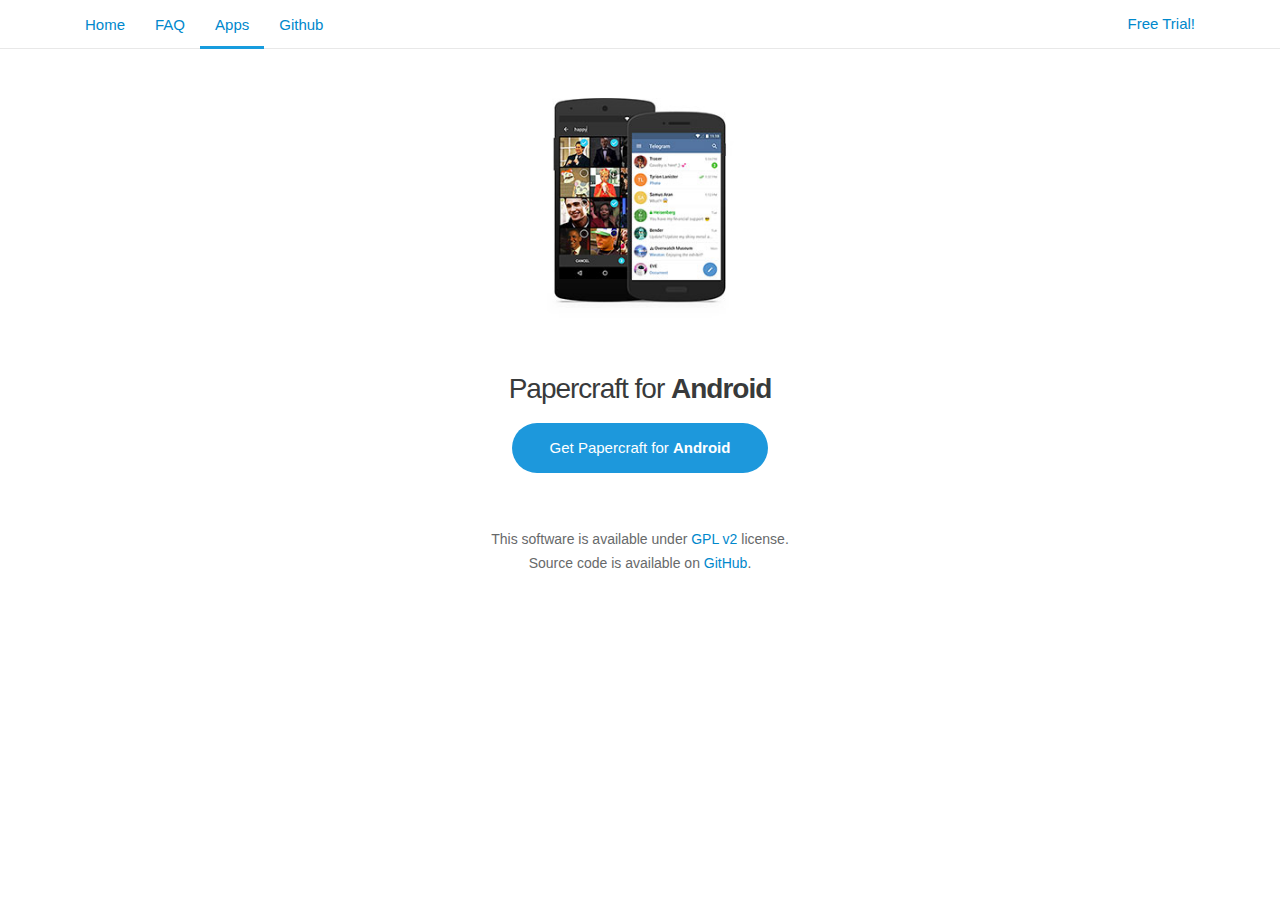
<file: android/index.html>
<!DOCTYPE html>
<html>

<head>
    <meta charset="utf-8">
    <title>Papercraft - Made for My Best Xyc～❤️</title>
    <meta name="viewport" content="width=device-width, initial-scale=1.0">
    <meta property="og:title" content="Papercraft – Self hosted mtproto messenger">
    <meta property="og:image" content="/img/t_logo.png">
    <meta property="og:site_name" content="Papercraft">
    <meta property="og:description" content="NebulcChat android.">

    <link rel="shortcut icon" href="/favicon.ico" type="image/x-icon" />
    <link href="/css/bootstrap.min.css" rel="stylesheet">

    <link href="/css/teamgram.css" rel="stylesheet" media="screen">
    <style>
    </style>
</head>

<body>
    <div id="fb-root"></div>
    <div class="tl_page_wrap">
        <div class="tl_page_head navbar navbar-static-top navbar navbar-tg">
            <div class="navbar-inner">
                <div class="container clearfix">
                    <ul class="nav navbar-nav navbar-right">
                        <li class="navbar-twitter"><a href="https://web.teamgram.net/a"><span class="hidden-xs"> Free
                                    Trial!</span></a></li>
                    </ul>
                    <ul class="nav navbar-nav">
                        <li class=""><a href="/">Home</a></li>
                        <li class=""><a href="/faq">FAQ</a></li>
                        <li class="active"><a href="/apps">Apps</a></li>
                        <li class="hidden-xs "><a href="https://github.com/teamgram" target="_blank">Github</a></li>
                    </ul>
                </div>
            </div>
        </div>
        <div class="container clearfix tl_page_container tl_main_page_container">
            <div class="tl_page">
                <div class="td_content_wrap clearfix ">

                    <div class="td_screenshot_android"></div>

                    <a href="/" class="tl_content_title_link">
                        <h1 class="td_content_title">Papercraft for <strong>Android</strong></h1>
                    </a>

                    <div class="td_download_wrap">
                        <span class="td_download_btn_wrap"><a
                                href="https://github.com/teamgram/teamgram-android/releases/download/v9.0.2-teamgram/teamgram-9.0.2-universal.apk"
                                class="td_download_btn td_osx">
                                <i class="download_icon"></i> Get Papercraft for <strong>Android</strong></a>
                        </span>
                    </div>

                    <div id="td_versions">
                        <div class="td_about_license">
                            This software is available under <a
                                href="https://github.com/teamgram/teamgram-android/blob/master/LICENSE">GPL v2</a>
                            license.<br /> Source code is available on <a
                                href="https://github.com/teamgram/teamgram-android">GitHub</a>.<br>
                        </div>
                    </div>
                </div>
            </div>

        </div>
    </div>
    </div>

    <script src="/js/main.js"></script>
    <script>backToTopInit();</script>

</body>

</html>
</file>
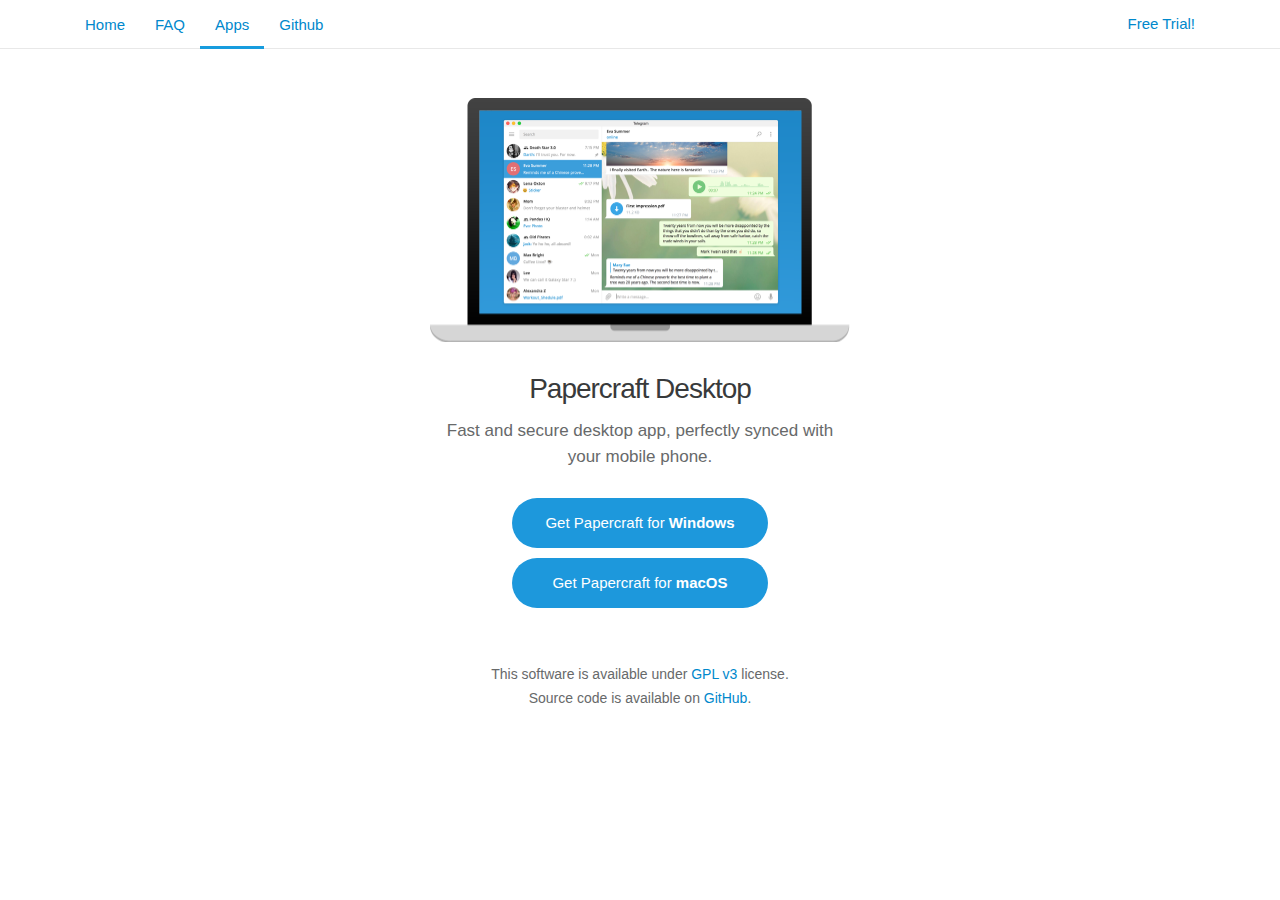
<file: desktop/index.html>
<!DOCTYPE html>
<html>

<head>
    <meta charset="utf-8">
    <title>Papercraft - Made for My Best Xyc～❤️</title>
    <meta name="viewport" content="width=device-width, initial-scale=1.0">
    <meta property="og:title" content="Papercraft – Self hosted mtproto messenger">
    <meta property="og:image" content="/img/t_logo.png">
    <meta property="og:site_name" content="Papercraft">
    <meta property="og:description" content="Experience Papercraft on your computer in a swift and seamless way.">

    <link rel="shortcut icon" href="/favicon.ico" type="image/x-icon" />
    <link href="/css/bootstrap.min.css" rel="stylesheet">

    <link href="/css/teamgram.css" rel="stylesheet" media="screen">
    <style>
    </style>
</head>

<body>
    <div id="fb-root"></div>
    <div class="tl_page_wrap">
        <div class="tl_page_head navbar navbar-static-top navbar navbar-tg">
            <div class="navbar-inner">
                <div class="container clearfix">
                    <ul class="nav navbar-nav navbar-right">
                        <li class="navbar-twitter"><a href="https://web.teamgram.net/a"><span class="hidden-xs"> Free
                                    Trial!</span></a></li>
                    </ul>
                    <ul class="nav navbar-nav">
                        <li class=""><a href="/">Home</a></li>
                        <li class=""><a href="/faq">FAQ</a></li>
                        <li class="active"><a href="/apps">Apps</a></li>
                        <li class="hidden-xs "><a href="https://github.com/teamgram" target="_blank">Github</a></li>
                    </ul>
                </div>
            </div>
        </div>
        <div class="container clearfix tl_page_container tl_main_page_container">
            <div class="tl_page">
                <div class="td_content_wrap clearfix ">

                    <div class="td_screenshot"></div>

                    <a href="/" class="tl_content_title_link">
                        <h1 class="td_content_title">Papercraft Desktop</h1>
                    </a>
                    <div id="td_about_tdesktop">
                        Fast and secure desktop app, perfectly synced with your mobile phone.
                    </div>

                    <div class="td_download_wrap">
                        <span class="td_download_btn_wrap"><a href="#" class="td_download_btn td_osx">
                                <i class="download_icon"></i> Get Papercraft for <strong>Windows</strong></a>
                        </span>
                    </div>

                    <div class="td_download_wrap">
                        <span class="td_download_btn_wrap"><a href="#" class="td_download_btn td_osx">
                                <i class="download_icon"></i> Get Papercraft for <strong>macOS</strong></a>
                        </span>
                    </div>

                    <div id="td_about_osx">
                        Official app for macOS from NbulaChat<span class="td_about_osx_team"> team</span>
                    </div>
                    <div id="td_versions">
                        <div class="td_about_license">
                            This software is available under <a
                                href="https://github.com/teamgram/teamgram-tdesktop/blob/master/LICENSE">GPL v3</a>
                            license.<br /> Source code is available on <a
                                href="https://github.com/teamgram/teamgram-tdesktop">GitHub</a>.<br>
                        </div>
                    </div>
                </div>
            </div>

        </div>
    </div>
    </div>

    <script src="/js/main.js"></script>
    <script>backToTopInit();</script>

</body>

</html>
</file>
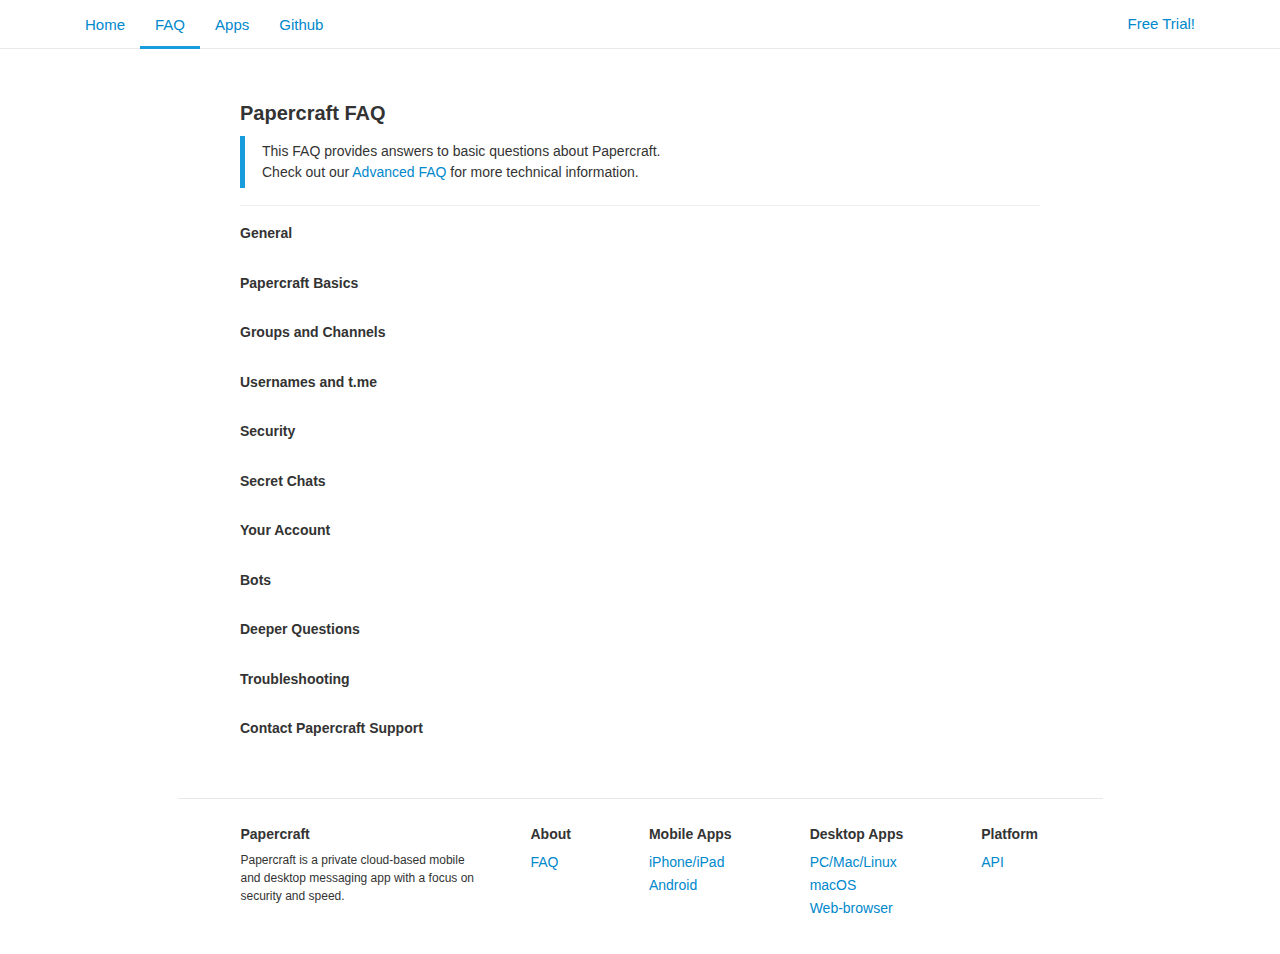
<file: faq/index.html>
<!DOCTYPE html>
<html>

<head>
    <meta charset="utf-8">
    <title>Papercraft FAQ</title>
    <meta name="viewport" content="width=device-width, initial-scale=1.0">
    <meta property="og:title" content="Papercraft FAQ">
    <meta property="og:image" content="/img/t_logo.png">
    <meta property="og:site_name" content="Papercraft">
    <meta property="og:description" content="">

    <link rel="shortcut icon" href="/favicon.ico" type="image/x-icon" />
    <link href="/css/bootstrap.min.css" rel="stylesheet">

    <link href="/css/teamgram.css" rel="stylesheet" media="screen">
    <style>
    </style>
</head>

<body>
    <div id="fb-root"></div>
    <div class="tl_page_wrap">
        <div class="tl_page_head navbar navbar-static-top navbar navbar-tg">
            <div class="navbar-inner">
                <div class="container clearfix">
                    <ul class="nav navbar-nav navbar-right">
                        <li class="navbar-twitter"><a href="https://web.teamgram.net/a"><span class="hidden-xs"> Free
                                    Trial!</span></a></li>
                    </ul>
                    <ul class="nav navbar-nav">
                        <li class=""><a href="/">Home</a></li>
                        <li class="active"><a href="/faq">FAQ</a></li>
                        <li class=""><a href="/apps">Apps</a></li>
                        <li class="hidden-xs "><a href="https://github.com/teamgram" target="_blank">Github</a></li>
                    </ul>
                </div>
            </div>
        </div>
        <div class="container clearfix tl_page_container ">
            <div class="tl_page">
                <div id="dev_page_content_wrap" class=" ">
                    <div class="dev_page_bread_crumbs"></div>
                    <h1 id="dev_page_title" dir="auto">Papercraft FAQ</h1>

                    <div id="dev_page_content">
                        <blockquote>
                            <p>This FAQ provides answers to basic questions about Papercraft.<br>Check out our <a
                                    href="#">Advanced FAQ</a> for more technical
                                information.</p>
                        </blockquote>
                        <hr>
                        <p>
                        <div class="dev_page_nav_wrap">
                            </p>
                            <p><a href="#general-questions"><strong>General</strong></a></p>
                            <ul>
                            </ul>
                            <p><a href="#telegram-basics"><strong>Papercraft Basics</strong></a></p>
                            <ul>
                            </ul>
                            <p><a href="#groups-and-channels"><strong>Groups and Channels</strong></a></p>
                            <ul>
                            </ul>
                            <p><a href="#usernames-and-t-me"><strong>Usernames and t.me</strong></a></p>
                            <ul>
                            </ul>
                            <p><a href="#security"><strong>Security</strong></a></p>
                            <ul>
                            </ul>
                            <p><a href="#secret-chats"><strong>Secret Chats</strong></a></p>
                            <ul>
                            </ul>
                            <p><a href="#your-account"><strong>Your Account</strong></a></p>
                            <ul>
                            </ul>
                            <p><a href="#bots"><strong>Bots</strong></a></p>
                            <ul>
                            </ul>
                            <p><a href="#deeper-questions"><strong>Deeper Questions</strong></a></p>
                            <ul>
                            </ul>
                            <p><a href="#troubleshooting"><strong>Troubleshooting</strong></a></p>
                            <ul>
                            </ul>
                            <p><a href="#telegram-support"><strong>Contact Papercraft Support</strong></a></p>
                            <ul>
                            </ul>
                        </div>
                    </div>

                </div>
            </div>
            <div class="footer_wrap">
                <div class="footer_columns_wrap clearfix footer_desktop">
                    <div class="footer_column footer_column_teamgram">
                        <h5>Papercraft</h5>
                        <div class="footer_teamgram_description"></div>
                        Papercraft is a private cloud-based mobile and desktop messaging app with a focus on security and
                        speed.
                    </div>

                    <div class="footer_column">
                        <h5>About</h5>
                        <ul>
                            <li><a href="#">FAQ</a></li>
                        </ul>
                    </div>
                    <div class="footer_column">
                        <h5><a href="/apps#mobile-apps">Mobile Apps</a></h5>
                        <ul>
                            <li><a href="/ios">iPhone/iPad</a></li>
                            <li><a href="/android">Android</a></li>
                        </ul>
                    </div>
                    <div class="footer_column">
                        <h5><a href="/apps#desktop-apps">Desktop Apps</a></h5>
                        <ul>
                            <li><a href="/desktop">PC/Mac/Linux</a></li>
                            <li><a href="/macos">macOS</a></li>
                            <li><a href="https://web.teamgram.net/a">Web-browser</a></li>
                        </ul>
                    </div>
                    <div class="footer_column footer_column_platform">
                        <h5>Platform</h5>
                        <ul>
                            <li><a href="#">API</a></li>
                        </ul>
                    </div>
                </div>
                <div class="footer_columns_wrap clearfix footer_mobile">
                    <div class="footer_column">
                        <h5><a href="#">About</a></h5>
                    </div>
                </div>
            </div>
</body>

</html>
</file>
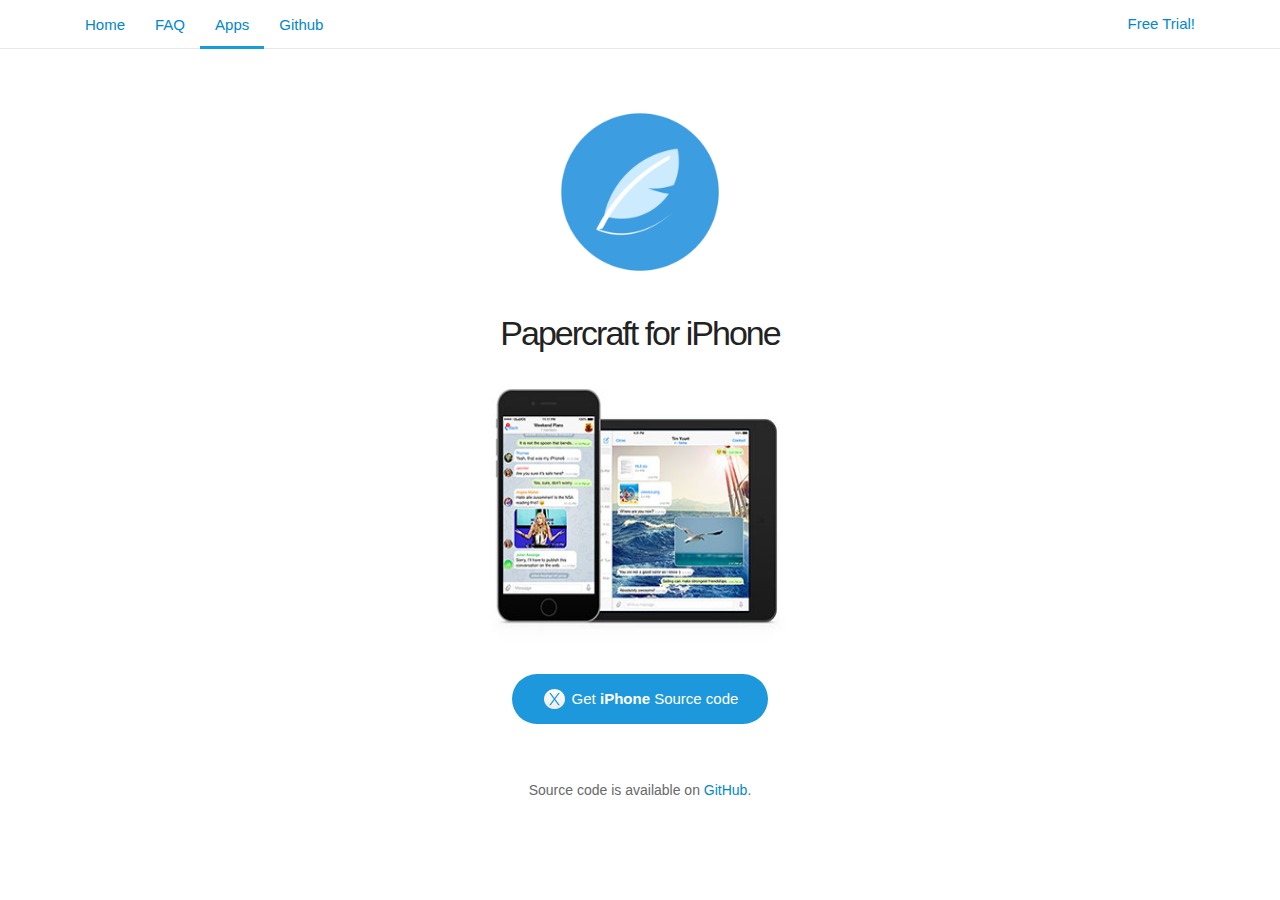
<file: ios/index.html>
<!DOCTYPE html>
<html>

<head>
    <meta charset="utf-8">
    <title>Papercraft - Made for My Best Xyc～❤️</title>
    <meta name="viewport" content="width=device-width, initial-scale=1.0">
    <meta property="og:title" content="Papercraft – Self hosted mtproto messenger">
    <meta property="og:image" content="/img/t_logo.png">
    <meta property="og:site_name" content="Papercraft">
    <meta property="og:description" content="Experience Papercraft on your computer in a swift and seamless way.">

    <link rel="shortcut icon" href="/favicon.ico" type="image/x-icon" />
    <link href="/css/bootstrap.min.css" rel="stylesheet">

    <link href="/css/teamgram.css" rel="stylesheet" media="screen">
    <style>
    </style>
</head>

<body>
    <div id="fb-root"></div>
    <div class="tl_page_wrap">
        <div class="tl_page_head navbar navbar-static-top navbar navbar-tg">
            <div class="navbar-inner">
                <div class="container clearfix">
                    <ul class="nav navbar-nav navbar-right">
                        <li class="navbar-twitter"><a href="https://web.teamgram.net/a"><span class="hidden-xs"> Free
                                    Trial!</span></a></li>
                    </ul>
                    <ul class="nav navbar-nav">
                        <li class=""><a href="/">Home</a></li>
                        <li class=""><a href="/faq">FAQ</a></li>
                        <li class="active"><a href="/apps">Apps</a></li>
                        <li class="hidden-xs "><a href="https://github.com/teamgram" target="_blank">Github</a></li>
                    </ul>
                </div>
            </div>
        </div>

        <div class="container clearfix tl_page_container tl_main_page_container">
            <div class="tl_page">
                <div class="tl_main_wrap">
                    <div class="tl_main_logo_wrap">
                        <a href="/" class="tl_main_logo">
                            <img class="tl_main_logo" src="/img/t_logo.png" alt="Papercraft logo" />
                            <h1 class="tl_main_logo_title">Papercraft for iPhone</h1>
                        </a>
                        <p class="tl_main_logo_lead"></p>
                    </div>
                </div>

                <div class="td_content_wrap clearfix">

                    <div class="td_screenshot_ios"></div>

                    <div class="td_download_wrap"><a href="https://github.com/teamgram/teamgram-ios"
                            class="td_download_btn td_osx"><i class="td_download_icon"></i>Get <strong>iPhone</strong>
                            Source code</a></div>

                    <div id="td_versions">
                        <div class="td_about_license">
                            Source code is available on <a
                                href="https://github.com/teamgram/teamgram-ios">GitHub</a>.<br />
                        </div>

                    </div>

                </div>
            </div>

            <script src="/js/main.js"></script>
            <script>backToTopInit();</script>

</body>

</html>
</file>
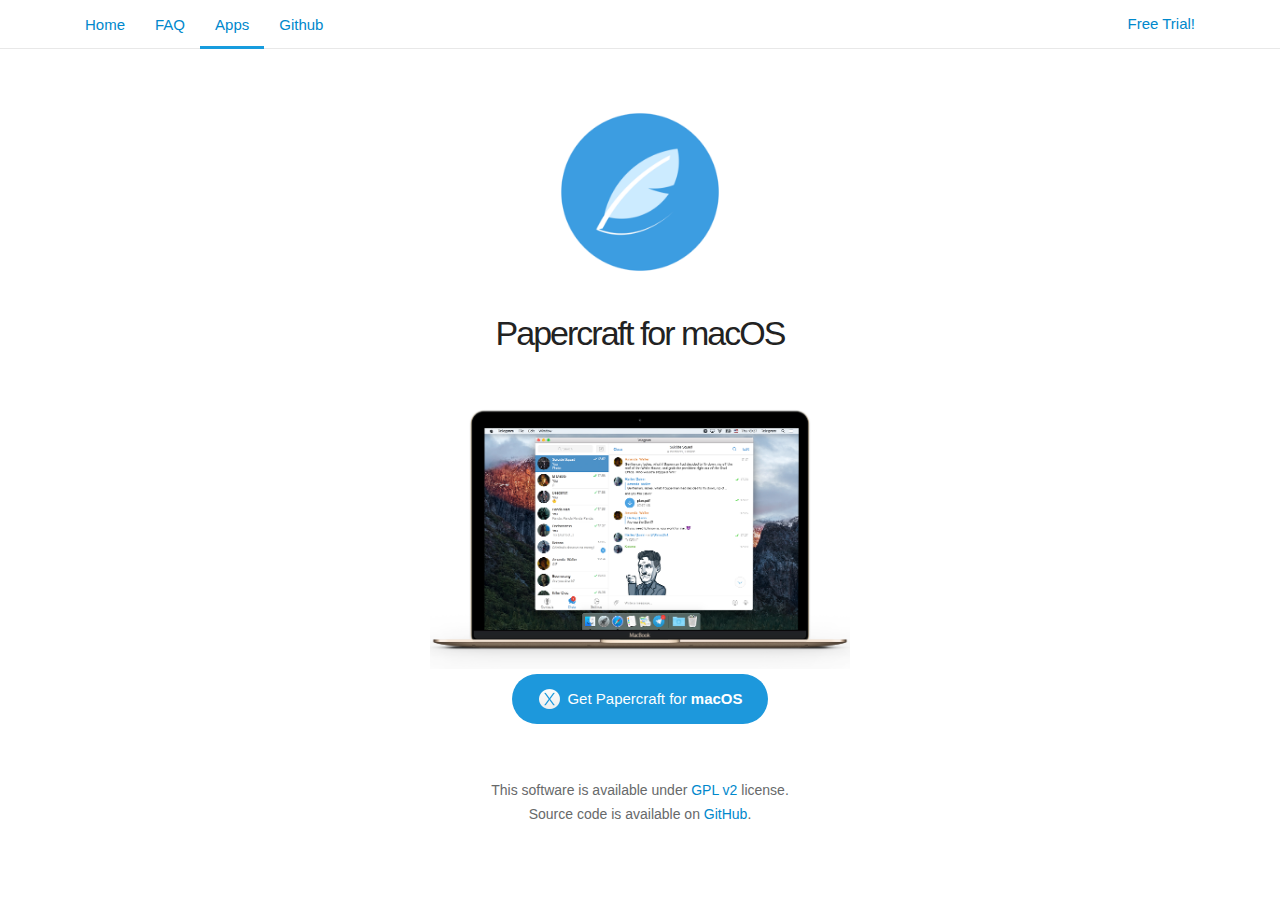
<file: macos/index.html>
<!DOCTYPE html>
<html>

<head>
    <meta charset="utf-8">
    <title>Papercraft - Made for My Best Xyc～❤️</title>
    <meta name="viewport" content="width=device-width, initial-scale=1.0">
    <meta property="og:title" content="Papercraft – Self hosted mtproto messenger">
    <meta property="og:image" content="/img/t_logo.png">
    <meta property="og:site_name" content="Papercraft">
    <meta property="og:description" content="Experience Papercraft on your computer in a swift and seamless way.">

    <link rel="shortcut icon" href="/favicon.ico" type="image/x-icon" />
    <link href="/css/bootstrap.min.css" rel="stylesheet">

    <link href="/css/teamgram.css" rel="stylesheet" media="screen">
    <style>
    </style>
</head>

<body>
    <div id="fb-root"></div>
    <div class="tl_page_wrap">
        <div class="tl_page_head navbar navbar-static-top navbar navbar-tg">
            <div class="navbar-inner">
                <div class="container clearfix">
                    <ul class="nav navbar-nav navbar-right">
                        <li class="navbar-twitter"><a href="https://web.teamgram.net/a"><span class="hidden-xs"> Free
                                    Trial!</span></a></li>
                    </ul>
                    <ul class="nav navbar-nav">
                        <li class=""><a href="/">Home</a></li>
                        <li class=""><a href="/faq">FAQ</a></li>
                        <li class="active"><a href="/apps">Apps</a></li>
                        <li class="hidden-xs "><a href="https://github.com/teamgram" target="_blank">Github</a></li>
                    </ul>
                </div>
            </div>
        </div>
        <div class="container clearfix tl_page_container tl_main_page_container">
            <div class="tl_page">
                <div class="tl_main_wrap">
                    <div class="tl_main_logo_wrap">
                        <a href="/" class="tl_main_logo">
                            <img class="tl_main_logo" src="/img/t_logo.png" alt="Papercraft logo" />
                            <h1 class="tl_main_logo_title">Papercraft for macOS</h1>
                        </a>
                        <p class="tl_main_logo_lead"></p>
                    </div>
                </div>

                <div class="td_content_wrap clearfix">

                    <div class="td_screenshot_macos"></div>

                    <div class="td_download_wrap"><a href="#" class="td_download_btn td_osx"><i
                                class="td_download_icon"></i>Get Papercraft for <strong>macOS</strong></a></div>

                    <div id="td_versions">
                        <div class="td_about_license">
                            This software is available under <a href="#">GPL v2</a>
                            license.<br />
                            Source code is available on <a href="#">GitHub</a>.<br />
                        </div>
                    </div>
                </div>

                <script src="/js/main.js"></script>
                <script>backToTopInit();</script>

</body>

</html>
</file>
<file: css/teamgram.css>
body {
  font: 12px/18px "Lucida Grande", "Lucida Sans Unicode", Arial, Helvetica,
    Verdana, sans-serif;
  /*-webkit-font-smoothing: antialiased;*/
}

a,
a:hover {
  color: #0088cc;
}
a:focus {
  text-decoration: none;
}
a:hover {
  text-decoration: underline;
}

.container {
  margin-right: auto;
  margin-left: auto;
  padding-left: 15px;
  padding-right: 15px;
}
@media (min-width: 768px) {
  .container {
    width: 750px;
  }
}
@media (min-width: 992px) {
  .container {
    width: 970px;
  }
}
@media (min-width: 1200px) {
  .container {
    width: 1170px;
  }
}
.container-fluid {
  margin-right: auto;
  margin-left: auto;
  padding-left: 15px;
  padding-right: 15px;
}
.row {
  margin-left: -15px;
  margin-right: -15px;
}

.container:before {
  content: " ";
  display: table;
}
.container:after {
  content: " ";
  display: table;
  clear: both;
}

.tl_page_head {
  margin-bottom: 0;
}
.navbar-tg .navbar-inner {
  box-shadow: none;
  -webkit-box-shadow: none;
  border-bottom: 1px solid #e8e8e8;
}
.navbar-tg .nav a {
  color: #0088cc;
  -webkit-transition: padding-bottom 0.2s ease-in-out,
    box-shadow 0.2s ease-in-out;
  -moz-transition: padding-bottom 0.2s ease-in-out, box-shadow 0.2s ease-in-out;
  -ms-transition: padding-bottom 0.2s ease-in-out, box-shadow 0.2s ease-in-out;
}
.navbar-tg .nav a:hover,
.navbar-tg .nav .active a {
  color: #0088cc;
}
.navbar-tg .nav .active a {
  box-shadow: 0px 3px 0px 0px #179cde;
  -webkit-box-shadow: 0px 3px 0px 0px #179cde;
  padding-bottom: 13.5px;
}
.navbar-tg .nav li a:hover {
  box-shadow: 0px 3px 0px 0px #179cde;
  -webkit-box-shadow: 0px 3px 0px 0px #179cde;
  padding-bottom: 13.5px;
}
.navbar-tg .nav a,
.navbar-tg .nav a:hover,
.navbar-tg .nav a:focus {
  background-color: transparent;
}

.nav {
  color: #a2a2a2;
  font-size: 15px;
}

.caret {
  display: inline-block;
  background: url(../img/dropdown_1x.png) -2px -5px no-repeat;
  border: 0;
  width: 14px;
  height: 6px;
  margin-left: 2px;
  vertical-align: middle;
}

.nav-pills > li > a {
  font-size: 15px;
  padding: 8px 17px;
  border-radius: 0;
}

.nav > li > a:hover,
.nav > li > a:focus {
  background-color: #f0f6fa;
  text-decoration: none;
}

.nav .open > a,
.nav .open > a:hover,
.nav .open > a:focus,
.nav-pills > li.active > a,
.nav-pills > li.active > a:hover,
.nav-pills > li.active > a:focus {
  box-shadow: none;
  background-color: #1e98d4;
  color: #fff;
  border: 0;
}

.nav .open > a .caret,
.nav .open > a:hover .caret,
.nav .open > a:focus .caret {
  background-position: -2px -15px;
}

.dropdown-menu {
  min-width: 177px;
  padding: 0;
  margin: 7px 0 0 0;
  list-style: none;
  font-size: 13px;
  text-align: left;
  background-color: #fff;
  border-radius: 0;
  border: 1px solid rgba(29, 92, 123, 0.3);
  box-shadow: 0 1px 1px rgba(20, 60, 83, 0.1);
  -webkit-box-shadow: 0 1px 1px rgba(20, 60, 83, 0.1);
}
.dropdown-menu > li > a {
  padding: 8px 18px;
  margin: 0 -1px;
  color: #08c;
}
.dropdown-menu > li > a:first-child {
  margin-top: -1px;
  padding-top: 9px;
}
.dropdown-menu > li > a:last-child {
  margin-bottom: -1px;
  padding-bottom: 9px;
}
.dropdown-menu > li > a:hover,
.dropdown-menu > li > a:focus,
.dropdown-menu > li.active > a {
  text-decoration: none;
  color: #fff;
  background-color: #1e98d4;
}

#dev_page_content > ul:not(.nav),
#dev_page_content ul.bulleted {
  list-style-type: none;
  padding-left: 10px;
}
.is_rtl #dev_page_content > ul:not(.nav),
.is_rtl #dev_page_content ul.bulleted {
  padding-right: 10px;
  padding-left: 0;
}

#dev_page_content > ul:not(.nav) li,
#dev_page_content ul.bulleted li {
  background-image: url(../img/bullet.png?2);
  background-repeat: no-repeat;
  background-position: 0px 8px;
  padding-left: 20px;
}

.is_rtl #dev_page_content > ul:not(.nav) li,
.is_rtl #dev_page_content ul.bulleted li {
  background-position: 100% 8px;
  padding-left: 0;
  padding-right: 20px;
}

.breadcrumb > li {
  text-shadow: none;
}
.breadcrumb > li > .divider {
  color: #c1d3e4;
}

pre,
code {
  border: 0;
}
pre {
  font-size: 13px;
  color: #546172;
  background: #ecf3f8;
  border-radius: 0;
}
code {
  background: #feeae4;
  color: #c61717;
  padding: 3px 5px;
  border-radius: 0;
}
blockquote {
  border-left-color: #179cde;
}
blockquote p {
  font-size: 14px;
  font-weight: normal;
  line-height: 20px;
  margin-bottom: 10px;
}
.table td,
.table th {
  border-top-color: #eee;
}
h1,
h2,
h3,
h4,
h5,
h6 {
  font-weight: bold;
  margin: 20px 0 10px 0;
  position: relative;
}
h1 {
  font-size: 20px;
  margin-top: 32px;
  margin-bottom: 12px;
}
h2 {
  font-size: 20px;
  margin-top: 32px;
  margin-bottom: 12px;
}
h3 {
  font-size: 20px;
  margin-top: 32px;
  margin-bottom: 10px;
}
h4 {
  font-size: 16px;
  margin-top: 29px;
  margin-bottom: 7px;
}
h5 {
  font-size: 16px;
  margin-top: 29px;
  margin-bottom: 7px;
}

mark {
  padding: 0.2em 0.4em;
}

a.btn,
button.btn {
  border-radius: 0;
}

.form-control {
  border-radius: 0;
  box-shadow: none;
}

a.anchor {
  text-decoration: none;
  line-height: 1;
  margin-left: -22px;

  cursor: default;
  display: block;
  position: absolute;
  top: 0;
  left: 0;
  bottom: 0;

  border-top: 10px solid transparent;
  margin-top: -10px;
  -webkit-background-clip: padding-box;
  -moz-background-clip: padding;
  background-clip: padding-box;
  outline: 0;
}

a.anchor i.anchor-icon {
  display: inline-block;
  width: 18px;
  height: 20px;
  margin-top: 2px;
  line-height: 14px;
  vertical-align: text-top;
  background: url(../img/link-icon.png) 0 0 no-repeat;
  background-size: 17px 18px;
  opacity: 0;

  cursor: pointer;
  padding: 0;
  position: relative;
  z-index: 10;

  -webkit-transition: opacity 0.15s ease-in-out;
  -moz-transition: opacity 0.15s ease-in-out;
  -ms-transition: opacity 0.15s ease-in-out;
  -o-transition: opacity 0.15s ease-in-out;
  transition: opacity 0.15s ease-in-out;
}

h1 a.anchor i.anchor-icon {
  margin-top: 2px;
}
h2 a.anchor i.anchor-icon {
  margin-top: 2px;
}
h3 a.anchor i.anchor-icon {
  margin-top: 2px;
}
h4 a.anchor i.anchor-icon {
  margin-top: 0px;
}

h1:hover a.anchor i.anchor-icon,
h2:hover a.anchor i.anchor-icon,
h3:hover a.anchor i.anchor-icon,
h4:hover a.anchor i.anchor-icon,
h5:hover a.anchor i.anchor-icon,
h6:hover a.anchor i.anchor-icon {
  opacity: 0.6;
}
i.anchor-icon:hover {
  opacity: 1 !important;
}

.breadcrumb {
  background-color: #ecf3fa;
}
.breadcrumb {
  white-space: nowrap;
  text-overflow: ellipsis;
  overflow: hidden;
}
.breadcrumb li {
  display: inline-block;
  float: none;
  white-space: nowrap;
  text-overflow: ellipsis;
}
.breadcrumb > li + li:before {
  padding: 0;
  content: "";
}
.icon-breadcrumb-divider {
  display: inline-block;
  background: url(../img/breadcrumb_divider_1x.png) 0 50% no-repeat;
  width: 5px;
  height: 18px;
  line-height: 18px;
  margin: 0 8px;
  vertical-align: top;
}

.slightly-pull-right {
  float: right;
}
.slightly-pull-left {
  float: left;
}

.back_to_top_wrap {
  display: block;
  pointer-events: none;
  cursor: default;
  position: fixed;
  left: 0;
  top: 0;
  bottom: 0;
  outline: none;
  box-shadow: none;
  opacity: 0;
  /*display: none;*/
  transition: opacity ease-in-out 0.2s;
  -webkit-transition: opacity ease-in-out 0.2s;
}
.back_to_top_wrap.back_to_top_shown {
  cursor: pointer;
  pointer-events: all;
  /*display: block;*/
  opacity: 1;
}
.back_to_top_wrap:hover {
  text-decoration: none;
}
.back_to_top {
  font-size: 15px;
  width: 120px;
  text-align: center;
  padding: 18px 15px 18px 7px;
  transition: background ease-in-out 0.2s;
  -webkit-transition: background ease-in-out 0.2s;
}
.back_to_top_wrap:hover .back_to_top {
  background: #ecf3f8;
  background: rgba(174, 198, 215, 0.2);
}
.icon-to-top {
  display: inline-block;
  background: url(../img/back_to_top_1x.png) 0 50% no-repeat;
  width: 16px;
  height: 7px;
  margin-right: 12px;
  margin-top: 7px;
  vertical-align: text-top;
}

.navbar-tg .navbar-twitter a {
  padding-top: 14.5px;
  padding-bottom: 14.5px;
}

.tl_main_page_container {
  padding: 0;
}

.tl_main_wrap {
  margin-top: 17px;
}
.tl_main_wrap h3 {
  color: #222222;
  font-size: 23px;
  font-weight: 500;
}
.tl_main_award {
  width: 100px;
  height: 100px;
  display: block;
  background: url(../img/SiteAward.gif) 0 0 no-repeat;
  margin: 2px;
}

.no_access_wrap {
  color: #999;
  padding: 100px 40px;
  text-align: center;
  font-size: 18px;
}

.side_blog_wrap {
  background: #ecf3fa;
  padding: 15px 20px 20px;
  font-size: 12px;
  width: 180px;
}
.side_blog_header {
  display: block;
  color: #0088cc;
  font-weight: bold;
  font-size: 16px;
  margin-bottom: 15px;
}
a.side_blog_entry {
  display: block;
  margin-top: 10px;
}
a.side_blog_entry:hover {
  text-decoration: none;
}
.side_blog_date {
  color: #000;
  font-weight: bold;
}
.side_blog_title {
  color: #0088cc;
}
a.side_blog_entry:hover .side_blog_title {
  text-decoration: underline;
}
.side_tour_entry .side_blog_title {
  font-size: 14px;
}

.tl_main_bottom_blog,
.tl_blog_bottom_blog {
  display: none;
}
.tl_main_side_blog {
  position: relative;
}
.tl_main_side_blog .side_blog_wrap {
  position: absolute;
  margin-top: 20px;
  right: 137px;
}
.tl_main_bottom_blog {
  margin: 0px 15px 20px;
}
.side_blog_wrap {
  background: none;
  padding: 5px 17px;
  margin: 0 0 17px 26px;
  border-left: 5px solid #179cde;
}
.tl_blog_bottom_blog .side_blog_wrap {
  margin: 0 0 0 10px;
}
.tl_blog_side_blog {
  position: relative;
}
.tl_blog_side_blog .side_blog_wrap {
  position: absolute;
  margin-top: 50px;
  right: -200px;
}

.tl_main_logo_wrap {
  max-width: 400px;
  margin: 0 auto;
  padding: 20px 0 20px;
}
a.tl_main_logo {
  display: block;
  line-height: 0;
  text-decoration: none !important;
}
img.tl_main_logo {
  display: block;
  width: 210px;
  height: 210px;
  margin: 0 auto;
}
.tl_main_logo_title,
.tl_main_logo_title:hover {
  font-size: 34px;
  color: #222222;
  text-align: center;
  margin-top: 18px;
  margin-bottom: 6px;
  font-weight: normal;
  letter-spacing: -2px;
}
.tl_main_logo_title_image {
  width: 144px;
  height: 36px;
  background: url(../img/teamgram_1x.png) 0 0 no-repeat;
  margin: 18px auto 6px;
}
.tl_main_logo_lead {
  font-size: 20px;
  line-height: 148%;
  max-width: 512px;
  margin: 0 auto;
  color: #8c8c8c;
  text-align: center;
  padding: 1px 0 10px;

  font-family: "HelveticaNeue-Light", "Helvetica Neue Light", "Helvetica Light",
    Helvetica, Arial, Verdana, sans-serif;
  font-weight: 300;
}

.tl_main_head_download {
  margin: 6px auto 35px;
  max-width: 798px;
  text-align: center;
}
.tl_main_download_btn {
  display: inline-block;
  color: #fff;
  font-size: 16px;
  background: #a19481;
  border-radius: 4px;
  padding: 10px 15px;
  line-height: 35px;
  overflow: hidden;
  width: 220px;
  margin: 5px 8px;
  text-align: center;
}
.tl_main_download_btn:hover {
  background-color: #a99d8b;
  color: #fff;
  text-decoration: none;
}
.tl_main_download_btn:active {
  background-color: #998e7e;
}

.tl_main_download_mobile {
  text-align: center;
  max-width: 1028px;
  margin: 20px auto 20px;
  margin: 0 auto;
}
.tl_main_download_link {
  text-align: center;
  display: inline-block;
  height: 290px;
  padding-top: 250px;
  padding-bottom: 20px;
  margin: 40px 0;
  font-size: 15px;
  max-width: 100%;
  -webkit-transition: box-shadow 0.2s ease-in-out;
  -moz-transition: box-shadow 0.2s ease-in-out;
  -ms-transition: box-shadow 0.2s ease-in-out;
}
.tl_main_download_link:hover {
  text-decoration: none;
  box-shadow: 0px 3px 0px 0px #179cde;
}
.tl_main_download_link_android {
  width: 28.21%;
  min-width: 245px;
  background: url(../img/SiteAndroid.jpg?1) 50% 0 no-repeat;
}
.tl_main_download_link_ios {
  width: 42.9961%;
  min-width: 350px;
  background: url(../img/SiteiOs.jpg?1) 50% 0 no-repeat;
}
.tl_main_download_link_wp {
  width: 28.793774%;
  min-width: 245px;
  background: url(../img/SiteWP.jpg?2) 50% 0 no-repeat;
}
.tl_main_download_link_tdesktop {
  display: none;
  min-width: 320px;
  background: url(../img/SiteTDesktop.png) 50% 0 no-repeat;
}

.tl_main_download_more_btn {
  margin-bottom: 0;
  font-weight: normal;
  text-align: center;
  vertical-align: middle;
  cursor: pointer;
  background-image: none;
  border: 0;
  white-space: nowrap;
  padding: 10px 16px;
  font-size: 15px;
  line-height: 1.33;
  -webkit-user-select: none;
  -moz-user-select: none;
  -ms-user-select: none;
  user-select: none;
  color: #ffffff;
  background-color: #318fd3;
  margin-top: 5px;
  display: none;
  border-radius: 3px;
}
.tl_main_download_more_btn:hover {
  color: #fff;
}
.icon-arrow-more {
  display: inline-block;
  vertical-align: baseline;
  width: 6px;
  height: 11px;
  background: url(../img/tl_arrow.png) 0 0 no-repeat;
  margin-left: 10px;
}

.tl_main_download_desktop_header {
  text-align: center;
}
.tl_main_download_desktop_wrap1 {
  height: 291px;
  overflow: hidden;
}
.tl_main_download_desktop_wrap {
  position: absolute;
  left: 0;
  right: 0;
}
.tl_main_download_desktop {
  position: absolute;
  left: 0;
  right: 0;
  min-width: 804px;
  background: url(../img/SiteDesktop.jpg?1) 50% 19px no-repeat;
  /*overflow: hidden;*/
}

.tl_main_download_desktop_links {
  width: 804px;
  margin: 0 auto;
}
.tl_main_download_desktop_link {
  text-align: center;
  display: inline-block;
  padding: 270px 0 20px;
  font-size: 15px;
  vertical-align: top;
  -webkit-transition: box-shadow 0.2s ease-in-out;
  -moz-transition: box-shadow 0.2s ease-in-out;
  -ms-transition: box-shadow 0.2s ease-in-out;
}
.tl_main_download_desktop_link:hover {
  text-decoration: none;
  box-shadow: 0px 3px 0px 0px #179cde;
}
.tl_main_download_link_web {
  width: 29.5%;
}
.tl_main_download_link_osx {
  width: 38.4%;
  padding-left: 20px;
  padding-right: 20px;
}
.tl_main_download_link_td {
  width: 32.1%;
}
.tl_main_body {
  margin-top: 40px;
  padding-top: 5px;
}
.tl_main_body_header {
  text-align: center;
  margin-top: 0;
  padding-top: 20px;
}

.icon-android,
.icon-ios {
  display: inline-block;
  vertical-align: text-top;
  width: 25px;
  height: 27px;
  background: 0 0 no-repeat;
  margin-right: 10px;
  margin-top: -6px;
}
.lang_rtl .icon-android,
.lang_rtl .icon-ios {
  margin-right: 0;
  margin-left: 10px;
}

.icon-ios {
  background-image: url(../img/SiteIconApple.svg);
}
.icon-android {
  background-image: url(../img/SiteIconAndroid.svg);
}

.icon {
  display: inline-block;
}
.icon-twitter {
  width: 21px;
  height: 17px;
  vertical-align: text-top;
  background: url(../img/twitter.png) 0 0 no-repeat;
  opacity: 0.9;
}
a:hover .icon-twitter {
  opacity: 0.99;
}

.app-icon {
  display: inline-block;
  width: 30px;
  height: 30px;
  line-height: 30px;
  margin-right: 7px;
  vertical-align: -9px;
  background: no-repeat left;
  background-size: cover;
}
.is_rtl .app-icon {
  margin-right: 0;
  margin-left: 7px;
}
.app-icon-android {
  background-image: url(/img/app_icon_android.svg);
}
.app-icon-ios {
  background-image: url(/img/app_icon_ios.svg);
}
.app-icon-macos {
  background-image: url(/img/app_icon_macos.svg);
}
.app-icon-desktop {
  background-image: url(/img/app_icon_desktop.svg);
}
.app-icon-webk {
  background-image: url(/img/app_icon_webk.svg);
}
.app-icon-webz {
  background-image: url(/img/app_icon_webz.svg);
}

.tl_main_cards {
  max-width: 950px;
  margin: 18px auto 0;
  padding: 0;
}
.tl_main_card_cell,
.tl_main_card_cell_last {
  position: relative;
  min-height: 1px;
  padding-left: 15px;
  padding-right: 15px;
}
@media (min-width: 768px) {
  .tl_main_card_cell,
  .tl_main_card_cell_last {
    width: 50%;
    float: left;
  }
  .tl_main_card_cell_last {
    width: 100%;
  }
}
@media (min-width: 992px) {
  .tl_main_card_cell,
  .tl_main_card_cell_last {
    width: 33.33333%;
  }
}

.tl_main_card_wrap {
  max-width: 260px;
  margin: 0 auto;
  padding: 20px 0 9px;
}
.tl_main_card {
  background: url(../img/tl_card_fast.gif) 0 0 no-repeat;
  background-size: 160px 160px;
  width: 160px;
  height: 160px;
  margin: 0 auto;
}

.tl_main_card_fast {
  background-image: url(../img/tl_card_fast.gif);
}
.tl_main_card_powerful {
  background-image: url(../img/tl_card_powerful.gif);
}
.tl_main_card_free {
  background-image: url(../img/tl_card_free.gif);
}
.tl_main_card_secure {
  background-image: url(../img/tl_card_secure.gif);
}
.tl_main_card_cloud {
  background-image: url(../img/tl_card_cloud.gif);
}
.tl_main_card_private {
  background-image: url(../img/tl_card_private.gif);
}
.tl_main_card_decentralized {
  background-image: url(../img/tl_card_decentralized.gif);
}
.tl_main_card_open {
  background-image: url(../img/tl_card_open.gif);
}
.tl_main_card_wecandoit {
  background-image: url(../img/tl_card_wecandoit.gif);
}

.tl_main_card_connect {
  background-image: url(../img/tl_card_connect.gif);
}
.tl_main_card_coordinate {
  background-image: url(../img/tl_card_coordinate.gif);
}
.tl_main_card_synchronize {
  background-image: url(../img/tl_card_synchronize.gif);
}
.tl_main_card_build {
  background-image: url(../img/tl_card_build.gif);
}
.tl_main_card_encrypt {
  background-image: url(../img/tl_card_encrypt.gif);
}
.tl_main_card_send {
  background-image: url(../img/tl_card_send.gif);
}
.tl_main_card_process {
  background-image: url(../img/tl_card_process.gif);
}
.tl_main_card_destruct {
  background-image: url(../img/tl_card_destruct.gif);
}
.tl_main_card_store {
  background-image: url(../img/tl_card_store.gif);
}

h3.tl_main_card_header {
  color: #a19679;
  text-align: center;
  margin: 15px 0 6px;
  font-size: 26px;
  font-weight: normal;
  letter-spacing: -1px;
}

.tl_main_card_lead {
  font-size: 15px;
  line-height: 158%;
  text-align: center;
}

.tl_main_share {
  margin: 24px auto 40px;
  /*padding-bottom: 30px;*/
  max-width: 330px;
  text-align: center;
}
.tl_main_noshare {
  height: 50px;
}
.tl_main_twitter_widget_wrap {
  /*float: left;*/
  display: inline-block;
}
.tl_main_facebook_widget_wrap {
  /*float: left;*/
  margin-right: 20px;
  display: inline-block;
}
.fb_iframe_widget span {
  vertical-align: baseline !important;
}

.tl_main_gplus_widget_wrap {
  /*float: left;*/
  display: inline-block;
}

.tl_twitter_share_btn {
  display: inline-block;
  border-radius: 15px;
  background-color: #54a9eb;
  cursor: pointer;
  margin-right: 15px;
  padding: 7px 15px;
  color: #fff;
  font-weight: bold;
}
.tl_twitter_share_btn:hover,
.tl_twitter_share_btn:active,
.tl_twitter_share_btn:focus {
  text-decoration: none;
  color: #fff;
  outline: none;
}
.tl_twitter_share_cnt {
  display: none;
  color: #c4e3fb;
}

.footer_wrap {
  border-top: 1px solid #e8e8e8;
  max-width: 925px;
  margin: 10px auto 0;
  padding: 28px 0 34px;
}
.footer_mobile {
  display: none;
}
.footer_columns_wrap {
  padding-left: 0;
  padding: 0 0 0 63px;
  margin: 0;
}
.footer_column {
  float: left;
  padding-right: 78px;
}
.footer_column_teamgram {
  width: 290px;
  padding-right: 50px;
}
.footer_column:last-child {
  padding-right: 0;
}
.footer_column:first-child {
  padding-left: 0;
}
.footer_column h5 {
  font-size: 14px;
  margin-top: 0;
  margin-bottom: 9px;
}
.footer_column h5 a {
  color: inherit;
}
.footer_column ul,
.footer_column ul li {
  list-style: none;
  margin: 0;
  padding: 0;
}
.footer_column ul li {
  font-size: 14px;
  line-height: 23px;
}
.footer_privacy_description {
  padding-top: 3px;
  font-size: 13px;
  line-height: 160%;
}
.footer_privacy_description p {
  margin-bottom: 6px;
}
.footer_teamgram_description {
  font-size: 13px;
}

.tl_mission_wrap #dev_page_content,
.tl_mission_wrap #dev_page_content p {
  font-family: "HelveticaNeue-Light", "Helvetica Neue Light", "Helvetica Light",
    Helvetica, Arial, Verdana, sans-serif;
  font-weight: 300;
  line-height: 160%;
  font-size: 16px;
}

/* Team */
#dev_page_content.tl_team_wrap,
#dev_page_content.tl_team_wrap p {
  line-height: 1.6;
}
.tl_team_lead {
  margin-bottom: 30px;
}
.tl_team_member {
  min-height: 120px;
  position: relative;
  margin-bottom: 30px;
}
.tl_team_member_photo_wrap {
  position: absolute;
  // float: left;
  // margin-right: 25px;
}
.tl_team_member_photo {
  width: 120px;
  height: 120px;
  display: block;
  background: url("../img/team-sprite.png") 0 0 no-repeat;
  background-size: 120px 1810px;
}

.tl_team_member_pavel .tl_team_member_photo {
  background-position: 0 0;
}
.tl_team_member_nikolay .tl_team_member_photo {
  background-position: 0 -130px;
}
.tl_team_member_aliaksei .tl_team_member_photo {
  background-position: 0 -260px;
}
.tl_team_member_vitalik .tl_team_member_photo {
  background-position: 0 -390px;
}
.tl_team_member_arseny .tl_team_member_photo {
  background-position: 0 -520px;
}
.tl_team_member_igor .tl_team_member_photo {
  background-position: 0 -650px;
}
.tl_team_member_drklo .tl_team_member_photo {
  background-position: 0 -780px;
}
.tl_team_member_peter .tl_team_member_photo {
  background-position: 0 -910px;
}
.tl_team_member_john .tl_team_member_photo {
  background-position: 0 -1040px;
}
.tl_team_member_kolar .tl_team_member_photo {
  background-position: 0 -1170px;
}
.tl_team_member_ilya .tl_team_member_photo {
  background-position: 0 -1300px;
}
.tl_team_member_igor1 .tl_team_member_photo {
  background-position: 0 -1690px;
}
.tl_team_member_mike .tl_team_member_photo {
  background-position: 0 -1560px;
}
.tl_team_member_grisha .tl_team_member_photo {
  background-position: 0 -1430px;
}

.tl_team_member_name {
  margin-left: 146px;
}
.tl_team_member_body {
  margin-left: 146px;
}

.tl_team_member_name {
  margin-top: 5px;
  font-size: 17px;
}
.tl_team_member_awards {
  margin-top: 20px;
  margin-bottom: 18px;
  color: #0088cc;
  font-size: 15px;
}
.tl_team_member_experience,
.tl_team_member_awards_list {
  line-height: 1.8;
}
.tl_team_member_description {
  margin-top: 20px;
}

/* Core / dev */

.dev_page {
  background: #fff;
  min-height: 500px;
}
#dev_page_content_wrap {
  padding: 20px 0;
  max-width: 800px;
  margin: 0 auto;
}
#dev_page_content,
#dev_page_content p {
  font-size: 14px;
  line-height: 1.5;
}
.dev_page_bread_crumbs .breadcrumb {
  margin-bottom: 10px;
  border-radius: 0;
}
#dev_page_title {
  position: static;
}

.dev_page_head {
  margin-bottom: 0;
}
.dev_page_head .dev_page_head_logo {
  margin-left: 0;
}
#dev_page_content_wrap blockquote {
  padding: 5px 17px;
}
#dev_page_content_wrap pre {
  overflow-x: auto;
  border-radius: 0;
}

#dev_page_content_wrap pre::-webkit-scrollbar {
  visibility: visible;
  display: block;
  height: 15px;
}
#dev_page_content_wrap pre::-webkit-scrollbar-track:horizontal {
  background: rgba(93, 144, 177, 0.2);
  border-radius: 0;
  height: 15px;
}
#dev_page_content_wrap pre::-webkit-scrollbar-thumb:horizontal {
  background: rgba(93, 144, 177, 0.4);
  border-radius: 0;
  height: 15px;
}

#dev_page_content_wrap .richcode {
  display: block;
  padding: 9.5px;
  margin: 0 0 10px;
  font-size: 13px;
  line-height: 20px;
  -webkit-border-radius: 4px;
  -moz-border-radius: 4px;
  border-radius: 4px;

  color: #546172;
  background: #ecf3f8;

  font-family: Monaco, Menlo, Consolas, "Courier New", monospace;
}
#dev_page_content_wrap .richcode code {
  background: #fff;
}
.richcode p:last-child {
  margin-bottom: 0;
}

#dev_page_content_wrap pre code {
  overflow-wrap: normal;
  white-space: pre;
}
#dev_page_content_wrap a.current_page_link {
  color: #468847;
  text-decoration: underline;
}

#dev_page_content_wrap a.nonexisting_page_link {
  color: #ff0000;
  text-decoration: underline;
}

.dev_side_image {
  max-width: 200px;
  float: right;
  padding: 0 0 0 20px;
}
.dev_side_image img {
  max-width: 180px;
}

#dev_page_content_wrap pre.page_scheme {
  margin: 20px 0 30px;
}
.dev_page_edit_form {
  border-top: 1px solid #ddd;
  padding-top: 50px;
  max-width: 800px;
  margin: 30px auto 0;
}
.dev_page_edit_form .CodeMirror {
  font-size: 14px;
  line-height: 20px;
  font-family: Monaco, Menlo, Consolas, "Courier New", monospace;
  border: 1px solid #eee;
  height: auto;
  position: relative;

  margin-bottom: 9px;
  color: #555555;
  border: 1px solid #ccc;
  -webkit-border-radius: 3px;
  -moz-border-radius: 3px;
  border-radius: 3px;
  -webkit-box-shadow: inset 0 1px 1px rgba(0, 0, 0, 0.075);
  -moz-box-shadow: inset 0 1px 1px rgba(0, 0, 0, 0.075);
  box-shadow: inset 0 1px 1px rgba(0, 0, 0, 0.075);
  -webkit-transition: border linear 0.2s, box-shadow linear 0.2s;
  -moz-transition: border linear 0.2s, box-shadow linear 0.2s;
  -ms-transition: border linear 0.2s, box-shadow linear 0.2s;
  -o-transition: border linear 0.2s, box-shadow linear 0.2s;
  transition: border linear 0.2s, box-shadow linear 0.2s;
}

.dev_page_edit_form .CodeMirror-focused {
  border-color: rgba(82, 168, 236, 0.8);
  outline: 0;
  outline: thin dotted \9;

  -webkit-box-shadow: inset 0 1px 1px rgba(0, 0, 0, 0.075),
    0 0 8px rgba(82, 168, 236, 0.6);
  -moz-box-shadow: inset 0 1px 1px rgba(0, 0, 0, 0.075),
    0 0 8px rgba(82, 168, 236, 0.6);
  box-shadow: inset 0 1px 1px rgba(0, 0, 0, 0.075),
    0 0 8px rgba(82, 168, 236, 0.6);
}

.dev_page_edit_form .CodeMirror-scroll {
  overflow-y: hidden;
  overflow-x: auto;
}

.dev_page_edit_form .CodeMirror pre {
  white-space: pre-wrap;
  word-break: break-all;
  word-wrap: break-word;
}

.table-msg-schema td {
  text-align: center;
}
.table-msg-schema > thead > tr > th,
.table-msg-schema > tbody > tr > th,
.table-msg-schema > tfoot > tr > th,
.table-msg-schema > thead > tr > td,
.table-msg-schema > tbody > tr > td,
.table-msg-schema > tfoot > tr > td {
  border: 1px solid #d5d5d5;
}

#dev_upload_btn {
  cursor: pointer;
  overflow: hidden;
  position: relative;
}
.dev_upload_input {
  cursor: pointer;
  font-size: 72px !important;
  opacity: 0.01;
  position: absolute;
  z-index: 100;
  margin: 0;
  padding: 0;
  top: 0;
  right: 0;
}

.app_edit_page {
  width: 700px;
  margin: 40px auto;
}
.app_lock_tt {
  padding: 3px;
  display: inline-block;
}
.app_lock_text {
  font-size: 13px;
}

.tg-table-stats {
  font-size: 12px;
}
.tg-table-stats th a.active {
  color: inherit;
}

.dev_side_nav_wrap {
  position: relative;
}
.dev_side_nav {
  position: absolute;
  width: 200px;
  right: -200px;
}
/*.is_rtl .dev_side_nav {
  left: -200px;
  right: auto;
}*/
.is_rtl .dev_side_nav .nav {
  padding-right: 0;
  padding-left: 0;
  padding-right: 0;
}
.dev_side_nav > ul {
  width: 200px;
  background: none;
  padding: 10px 0 10px;
}
.dev_side_nav > ul::-webkit-scrollbar {
  display: none;
}
.dev_side_nav > ul.affix-top {
  position: relative;
}
.dev_side_nav > ul.affix {
  position: fixed;
  top: 0;
  max-height: 100%;
  overflow-y: scroll;
}
.dev_side_nav > ul.affix-bottom {
  position: relative;
  height: auto;
  overflow-y: scroll;
}
.dev_side_nav li {
  float: none !important;
}
.dev_side_nav li a {
  border-left: 2px solid transparent;
  padding: 10px 10px;
  background: none !important;
  overflow: hidden;
  text-overflow: ellipsis;
  white-space: nowrap;
}
.is_rtl .dev_side_nav li a {
  border-right: 2px solid transparent;
  border-left: 0;
}
.dev_side_nav li a {
  display: block;
  font-size: 13px;
  font-weight: 500;
  padding: 4px 20px 4px 18px;
  font-weight: 700;
  background-color: transparent;
}
.is_rtl .dev_side_nav li a {
  padding: 4px 18px 4px 20px;
}
.dev_side_nav li li a {
  padding-left: 15px;
  padding: 1px 18px 1px 30px;
  font-size: 12px;
  font-weight: 400;
}
.is_rtl .dev_side_nav li li a {
  padding: 1px 30px 1px 18px;
}
.dev_side_nav li a:hover {
  border-color: rgba(23, 156, 222, 0.6);
}
.dev_side_nav li.active > a {
  border-color: #179cde;
}
.dev_side_nav li ul {
  display: none;
}
.dev_side_nav li.active ul {
  display: block;
}

/* Core / dev end*/

/* Support */
.support_wrap {
  max-width: 800px;
  background: #fff;
  margin: 0 auto;
  padding: 20px 0;
}
.support_submit {
}

/* FAQ */
.twitter_timeline_wrap {
  width: 300px;
  padding-top: 14px;
}

.dev_lang_select {
  padding: 2px 0 0;
  margin: 24px 0 0;
  width: 130px;
}
.dev_layer_select .dropdown-menu,
.dev_lang_select .dropdown-menu {
  right: 0;
  left: auto;
}
.dev_lang_select .dropdown {
  float: none;
}
.dev_lang_select .dropdown-toggle {
  display: block;
  text-align: center;
  font-size: 14px;
}
.dev_lang_select .dropdown-menu {
  width: 130px;
  min-width: 130px;
}
.dev_lang_select .dropdown-menu li a {
  font-size: 13px;
  /*padding: 7px;*/
}
.is_rtl .dev_layer_select .dropdown-menu,
.is_rtl .dev_lang_select .dropdown-menu {
  right: auto;
  left: 0;
}

.is_rtl {
  direction: rtl;
}

.is_rtl blockquote {
  padding: 0 15px 0 0;
  margin: 0 0 20px;
  border-left: 0;
  border-right: 5px solid #eeeeee;
}

.is_rtl .pull-right,
.is_rtl .slightly-pull-right {
  float: left;
}
.is_rtl .pull-left,
.is_rtl .slightly-pull-left {
  float: right;
}

.is_rtl .anchor {
  left: auto;
  right: 0;
}

#login_widget_config {
  margin: 40px auto;
}
.form-group .dropdown + .dropdown {
  margin-left: 15px;
}
.dropdown-label {
  margin-right: 7px;
  display: inline-block;
  max-width: 300px;
  white-space: nowrap;
  text-overflow: ellipsis;
  overflow: hidden;
  vertical-align: top;
}
.dropdown-label .muted {
  color: #999;
}

.textfield-item input.form-control,
.form-control-dropdown-select,
.form-control-static-item,
.textfield-item-placeholder {
  font-size: 14px;
  line-height: 20px;
  font-weight: normal;
}
.textfield-item input.form-control,
.form-control-dropdown-select {
  padding: 11px 0 10px;
  border: none;
  height: auto;
  resize: none;
  color: inherit;
  background: transparent;
  border-bottom: 1px solid #e0e0e0;
  box-shadow: none;
}
.textfield-item input.form-control:focus {
  box-shadow: none;
}
.form-control-static-item {
  padding: 11px 0;
}

.textfield-item {
  display: block;
  position: relative;
}
.textfield-item-underline {
  display: block;
  position: absolute;
  bottom: 0;
  left: 50%;
  right: 50%;
  height: 2px;
  background: #39ade7;
  transition: opacity 0.2s ease-out, left 0s 0.2s linear, right 0s 0.2s linear;
  opacity: 0;
}
.textfield-item input.form-control:focus ~ .textfield-item-underline {
  transition: left 0.2s ease-out, right 0.2s ease-out;
  left: 0;
  right: 0;
  opacity: 1;
}
.textfield-item-placeholder {
  bottom: 0;
  color: #ccc;
  color: rgba(0, 0, 0, 0.26);
  left: 0;
  right: 0;
  pointer-events: none;
  position: absolute;
  display: block;
  top: 11px;
  width: 100%;
  overflow: hidden;
  white-space: nowrap;
  text-align: left;
}

.textfield-item input.form-control::-webkit-input-placeholder {
  color: #999;
  color: rgba(0, 0, 0, 0.42);
}
.textfield-item input.form-control::-moz-placeholder {
  color: #999;
  color: rgba(0, 0, 0, 0.42);
}
.textfield-item input.form-control:-ms-input-placeholder {
  color: #999;
  color: rgba(0, 0, 0, 0.42);
}
.textfield-item input.form-control:focus::-webkit-input-placeholder {
  color: #ccc;
  color: rgba(0, 0, 0, 0.26);
}
.textfield-item input.form-control:focus::-moz-placeholder {
  color: #ccc;
  color: rgba(0, 0, 0, 0.26);
}
.textfield-item input.form-control:focus:-ms-input-placeholder {
  color: #ccc;
  color: rgba(0, 0, 0, 0.26);
}
.textfield-item-error {
  color: #d45a58;
  position: absolute;
  font-size: 14px;
  line-height: 19px;
  min-height: 19px;
  margin: 5px 0 -19px;
  background: #fff;
  width: 100%;
  padding-bottom: 7px;
  visibility: hidden;
  display: block;
}
.textfield-item.is-invalid .textfield-item-error {
  visibility: visible;
}
.textfield-item.is-invalid input.form-control {
  border-bottom: 1px solid #d50000;
}
.textfield-item.is-invalid .textfield-item-underline {
  background: #d50000;
}
.control-label-item,
.form-teamgram .control-label {
  text-align: right;
  margin-bottom: 0;
  line-height: 20px;
  padding-top: 11px;
}
.form-teamgram .help-block {
  font-size: 13px;
  color: #808080;
  margin-top: 10px;
  margin-bottom: 5px;
}
.form-teamgram .form-group {
  margin-bottom: 20px;
}
.form-teamgram textarea.form-control {
  margin-top: 7px;
}
.form-teamgram.form-control[readonly] {
  cursor: text;
  background: #fff;
}
.form-teamgram .form-control[readonly]:focus {
  border: 1px solid #ccc;
  box-shadow: none;
}
.form-control-dropdown {
  position: relative;
}
.form-control-dropdown.has-items:before {
  content: "";
  position: absolute;
  display: inline-block;
  margin: 16px 10px 0;
  width: 14px;
  height: 9px;
  background: url(../img/rc_icons.png?1) no-repeat -3px -144px;
  right: 0;
  top: 0;
}
.form-control-dropdown .form-control-dropdown-search {
  position: absolute;
  top: 0;
  left: 0;
  right: 0;
  visibility: hidden;
  opacity: 0;
}
.form-control-dropdown.open .form-control-dropdown-search {
  visibility: visible;
  opacity: 1;
}
.form-control-dropdown.open .form-control-dropdown-select {
  visibility: hidden;
  opacity: 0;
}
.form-control-dropdown-select {
  color: #ccc;
  color: rgba(0, 0, 0, 0.26);
  cursor: pointer;
  position: relative;
  white-space: nowrap;
  text-overflow: ellipsis;
  overflow: hidden;
}
.form-control-dropdown-select:focus {
  outline: none;
}
.form-control-dropdown-select.is-dirty {
  color: inherit;
}
.form-control-dropdown-button {
  position: absolute;
  display: inline-block;
  transition: all 0.2s ease;
  border: none;
  padding: 0;
  background: none !important;
  visibility: hidden;
  opacity: 0;
  top: 0;
  right: 0;
}
.form-control-dropdown-button:active {
  box-shadow: none !important;
}
.form-control-dropdown-button:before {
  content: "";
  display: inline-block;
  margin: 16px 10px;
  width: 14px;
  height: 9px;
  background: url(../img/rc_icons.png?1) no-repeat -3px -144px;
  vertical-align: top;
}
.form-control-dropdown-list {
  position: absolute;
  left: -15px;
  right: -15px;
  margin: -2px 0;
  background: #fff;
  text-align: left;
  padding: 7px 0;
  box-shadow: 0 0 2px 1px rgba(0, 0, 0, 0.15);
  border: none;
  transition: all 0.2s ease;
  visibility: hidden;
  opacity: 0;
  max-height: 220px;
  overflow: auto;
  overflow-x: hidden;
  -webkit-overflow-scrolling: touch;
  z-index: 10;
}
.form-control-dropdown.has-items .form-control-dropdown-button,
.form-control-dropdown.has-items.open .form-control-dropdown-list {
  visibility: visible;
  opacity: 1;
}
.form-control-dropdown-list-item,
.form-control-dropdown-list-no-results {
  font-size: 14px;
  line-height: 18px;
  padding: 8px 15px;
  cursor: pointer;
}
.form-control-static-item .small,
.form-control-dropdown-select .small,
.form-control-dropdown-list-item .small {
  font-size: 13px;
  line-height: 16px;
  color: #a8a8a8;
  padding-left: 8px;
}
.form-control-dropdown-search .form-control-dropdown-list-item:hover {
  background: none;
}
.form-control-dropdown-search .form-control-dropdown-list-item.selected,
.form-control-dropdown-list-item:hover {
  background: #f2f2f2;
}
.form-control-dropdown-list-no-results {
  color: #a8a8a8;
  cursor: auto;
}
.form-control-dropdown-select,
.form-control-dropdown input.form-control {
  padding-right: 33px;
}
.help-block-item {
  display: block;
  font-size: 14px;
  line-height: 18px;
  margin-top: 5px;
  margin-bottom: 0;
  color: #a8a8a8;
}
.help-block-item a {
  color: #76bfeb;
}

.radio-item,
.checkbox-item {
  display: inline-block;
  vertical-align: top;
  margin-bottom: 0;
  font-size: 14px;
  line-height: 20px;
  font-weight: normal;
}
.radio-item-block,
.checkbox-item-block {
  display: block;
  margin: 6px 0 1px;
  padding: 5px 0;
  line-height: 20px;
}
.radio-item-block + .radio-item-block,
.checkbox-item-block + .checkbox-item-block {
  margin-top: 1px;
}
.radio-item input.radio,
.checkbox-item input.checkbox {
  position: absolute;
  left: -5000px;
}
.radio-item input.radio ~ .radio-label,
.checkbox-item input.checkbox ~ .checkbox-label {
  display: inline-block;
  -webkit-user-select: none;
  -moz-user-select: none;
  -ms-user-select: none;
  -o-user-select: none;
  user-select: none;
  max-width: calc(100% - 31px);
}
.radio-item .radio-input,
.checkbox-item .checkbox-input {
  display: inline-block;
  vertical-align: top;
  position: relative;
  -webkit-user-select: none;
  -moz-user-select: none;
  -ms-user-select: none;
  -o-user-select: none;
  user-select: none;
  transition: opacity 0.12s linear;
}
.radio-item .radio-input + .radio-label,
.checkbox-item .checkbox-input + .checkbox-label {
  margin-left: 11px;
}
.radio-item .radio-input-icon,
.checkbox-item .checkbox-input-icon {
  display: inline-block;
  content: "";
  width: 20px;
  height: 20px;
  border: 2px solid #b3b3b3;
  background: #fff;
  border-radius: 10px;
  vertical-align: top;
  padding: 0;
  cursor: pointer;
  position: relative;
}
.radio-item .radio-input-icon:before,
.checkbox-item .checkbox-input-icon:before {
  display: inline-block;
  content: "";
  position: absolute;
  width: 20px;
  height: 20px;
  border: 2px solid #54a9eb;
  border-radius: 10px;
  top: -2px;
  left: -2px;
  transition: opacity 0.12s linear;
  opacity: 0;
}
.radio-item .radio-input-icon:after {
  display: inline-block;
  content: "";
  position: absolute;
  width: 10px;
  height: 10px;
  background: #54a9eb;
  border-radius: 5px;
  top: 3px;
  left: 3px;
  transition: transform 0.12s linear;
  transform: scale3d(0, 0, 1);
}
.radio-item input.radio:checked + .radio-input .radio-input-icon:before,
.checkbox-item
  input.checkbox:checked
  + .checkbox-input
  .checkbox-input-icon:before {
  opacity: 1;
}
.radio-item input.radio:checked + .radio-input .radio-input-icon:after {
  transform: scale3d(1, 1, 1);
}
.checkbox-item .checkbox-input-icon,
.checkbox-item .checkbox-input-icon:before {
  width: 18px;
  height: 18px;
  margin: 1px;
  border-radius: 3px;
}
.checkbox-item .checkbox-input-icon:before {
  margin: 0;
  background: #54a9eb url(../img/rc_icons.png?1) no-repeat -3px -91px;
  background-clip: content-box;
}
.radio-item input.radio:disabled + .radio-input,
.checkbox-item input.checkbox:disabled + .checkbox-input {
  cursor: default;
  pointer-events: none;
  opacity: 0.65;
}

.button-item {
  font-size: 14px;
  font-weight: 500;
  line-height: 100%;
  color: #fff;
  background: #4ca3e2;
  border-radius: 19px;
  display: inline-block;
  padding: 12px 26px 12px;
  text-transform: uppercase;
  text-align: center;
  vertical-align: middle;
  border: none;
  transition: background-color 0.2s ease;
  white-space: nowrap;
  -webkit-user-select: none;
  -moz-user-select: none;
  -ms-user-select: none;
  user-select: none;
}
.button-item-flat {
  color: #1385d8;
  background: transparent;
}
.button-item:hover {
  background: #4199d9;
}
.button-item-flat:hover {
  background: #e7f4fd;
}
.button-item-label {
  display: inline-block;
  max-width: 100%;
  overflow: hidden;
  text-overflow: ellipsis;
  vertical-align: top;
  position: relative;
  z-index: 1;
}

.button-item.ripple-handler {
  position: relative;
}
.ripple-mask {
  position: absolute;
  left: 0;
  right: 0;
  top: 0;
  bottom: 0;
  transform: translateZ(0);
  overflow: hidden;
  pointer-events: none;
}
.radio-item .ripple-mask,
.checkbox-item .ripple-mask {
  width: 32px;
  height: 32px;
  left: -6px;
  top: -6px;
  border-radius: 16px;
}
.button-item .ripple-mask {
  border-radius: 19px;
}
.radio-item .ripple,
.checkbox-item .ripple {
  position: absolute;
  width: 80px;
  height: 80px;
  left: -24px;
  top: -24px;
  border-radius: 50%;
  background-color: rgba(179, 179, 179, 0.2);
  transition: transform 0.65s ease-out, opacity 0.65s ease-out,
    background-color 0.65s ease-out;
  opacity: 0;
}
.radio-item input.radio:checked + .radio-input .ripple,
.checkbox-item input.checkbox:checked + .checkbox-input .ripple {
  background-color: rgba(84, 169, 235, 0.2);
}
.button-item .ripple {
  position: absolute;
  width: 200%;
  left: 50%;
  top: 50%;
  margin: -100% 0 0 -100%;
  padding-top: 200%;
  border-radius: 50%;
  background-color: #3790cf;
  transition: transform 0.65s ease-out, opacity 0.65s ease-out,
    background-color 0.65s ease-out;
  opacity: 0;
}
.button-item-flat .ripple {
  background-color: #d9ebf7;
}

.radio-item input.radio + .radio-label:before,
.checkbox-item input.checkbox + .checkbox-label:before {
  display: inline-block;
  content: "";
  width: 20px;
  height: 20px;
  vertical-align: top;
  margin-right: 11px;
  padding: 0;
  background: url(../img/rc_icons.png?1) no-repeat;
  cursor: pointer;
}
.radio-item input.radio + .radio-label:before {
  background-position: 0 0;
}
.radio-item input.radio:checked + .radio-label:before {
  background-position: 0 -30px;
}
.checkbox-item input.checkbox + .checkbox-label:before {
  background-position: 0 -60px;
}
.checkbox-item input.checkbox:checked + .checkbox-label:before {
  background-position: 0 -88px;
}
.radio-item-justified .radio-input {
  float: left;
}
.radio-item-justified .radio-label {
  float: left;
  margin-right: 16px;
}
.radio-item-justified .radio-label:after {
  content: ":";
  opacity: 0;
  transition: opacity 0.2s ease;
}
.radio-item-justified .justified-wrap {
  display: block;
  padding: 5px 0;
  margin: -5px 0;
  overflow: hidden;
  opacity: 0;
  transition: opacity 0.2s ease;
}
.radio-item-justified .justified-wrap input.form-control {
  cursor: inherit;
}
.radio-item-justified input.radio:checked ~ .justified-wrap,
.radio-item-justified input.radio:checked ~ .radio-label:after {
  opacity: 1;
}
.radio-item-justified input.radio:checked ~ .justified-wrap input.form-control {
  cursor: auto;
}
.radio-item-justified .textfield-item {
  margin: -5px 0;
}
.radio-item-justified input.form-control {
  padding: 5px 0 4px;
}

.bgcolor0 {
  background: #e17076;
}
.bgcolor1 {
  background: #faa774;
}
.bgcolor2 {
  background: #a695e7;
}
.bgcolor3 {
  background: #7bc862;
}
.bgcolor4 {
  background: #6ec9cb;
}
.bgcolor5 {
  background: #65aadd;
}
.bgcolor6 {
  background: #ee7aae;
}

.dots-animated:after {
  display: inline-block;
  animation: dotty steps(1, end) 1s infinite;
  content: "...";
  position: absolute;
}

@-webkit-keyframes dotty {
  0%,
  100% {
    content: "";
  }
  25% {
    content: ".";
  }
  50% {
    content: "..";
  }
  75% {
    content: "...";
  }
}
@keyframes dotty {
  0%,
  100% {
    content: "";
  }
  25% {
    content: ".";
  }
  50% {
    content: "..";
  }
  75% {
    content: "...";
  }
}

.widget_container {
  margin-top: 7px;
}
.widget_container iframe {
  vertical-align: top;
}

button.dropdown-toggle:focus,
button.dropdown-toggle:active:focus {
  outline: none;
}
.embed_code {
  font-family: Menlo, Monaco, Consolas, "Courier New", monospace;
  white-space: pre-wrap;
  word-break: break-all;
  word-wrap: break-word;
  text-align: left;
  -webkit-appearance: none;
}

.dev_page_nav_wrap > p > a:first-child {
  color: #333;
}

#dev_page_content .dev_page_nav_wrap ul {
  list-style-type: none;
  margin: 0;
  padding: 0 0 20px;
}
#dev_page_content .dev_page_nav_wrap ul + h4 {
  margin-top: 4px;
}
#dev_page_content .dev_page_nav_wrap ul li {
  background: none;
  padding-left: 0;
  padding-top: 1px;
  padding-bottom: 2px;
}

.dev_page_image {
  display: block;
  max-width: 800px;
  margin: 0 auto;
  padding: 10px 0px 5px;
}
.tl_contest_page_wrap .dev_page_image {
  max-width: 600px;
}

.dev_page_widget_item {
  display: block;
  width: 300px;
  vertical-align: top;
  max-width: 100%;
  margin: 30px auto 10px;
}
.dev_page_widget_thumb {
  display: inline-block;
  vertical-align: top;
  width: 100%;
  padding-top: 66.6667%;
  border-radius: 7px;
  background: #f7f7f7 no-repeat center;
  background-size: 100%;
  transition: background-color 0.2s ease;
}
.dev_page_widget_thumb:hover {
  background-color: #f3f3f3;
}
.dev_page_widget_thumb_post {
  background-image: url(../img/PostWidget_1x.png);
}
.dev_page_widget_thumb_login {
  background-image: url(../img/LoginWidget_1x.png);
}
.dev_page_widget_title {
  font-size: 15px;
  line-height: 1.5;
  margin: 12px 0 0;
  font-weight: bold;
  text-align: center;
}
@media (min-width: 670px) {
  .dev_page_widgets_list {
    margin-right: -36px;
  }
  .dev_page_widget_item {
    float: left;
    margin-left: 0;
    margin-right: 36px;
  }
  .dev_page_widget_title {
    margin-top: 17px;
  }
}

/* Contest */

.tl_contest_page_wrap {
  padding: 0 0 20px;
  max-width: 600px;
  margin: 0 auto;
}
.tl_contest_intro {
  margin: 0;
}
.tl_contest_side_image_wrap {
  position: relative;
}
.tl_contest_side_image {
  margin: 50px 0 0 -180px;
  width: 160px;
  height: 160px;
  position: absolute;
}
.tl_contest_side_image2 {
  margin-top: 0px;
}
.tl_contest_side_image3 {
  margin-top: 10px;
}
.tl_contest_page_wrap .tl_main_share {
  margin: 0 0 20px;
  text-align: left;
}
.tl_contest_page_wrap #dev_page_title {
  font-size: 24.5px;
  line-height: 33px;
  margin: 20px 0 10px 0;
}
.tl_contest_dl_btn {
  padding: 0;
}
#traffic_log_wrap {
  min-height: 300px;
  /*max-height: 600px;*/
  /*overflow: auto;*/
  overflow-wrap: normal;
  white-space: pre;
}

.tl_contest_log {
  padding-top: 10px;
}
.tl_contest_log h3 {
  margin-top: 0;
}

/* Blog */
.blog_side_image_wrap {
  position: relative;
}
.blog_side_image {
  margin: -41px 0 0 -180px;
  width: 160px;
  height: 160px;
  position: absolute;
}

.tlb_blog_page .blog_side_image_wrap {
  position: static;
}
.tlb_blog_page .blog_side_image {
  display: block;
  margin: 20px auto;
  width: 160px;
  height: 160px;
  position: static;
}

.blog_wide_image img {
  width: 100%;
  padding-bottom: 20px;
}
.blog_image_wrap {
  width: 275px;
  margin: 10px auto 20px;
}
.blog_image_wrap a {
}
.blog_image_wrap img {
  width: 275px;
  padding: 10px 5px;
}
.blog_wide_image_wrap,
.blog_wide_image_wrap img {
  width: 100%;
  max-width: auto;
}
#dev_page_content .blog_image_wrap p,
.tlb_page_wrap .tl_contest_page_wrap #dev_page_content .blog_image_wrap p {
  text-align: center;
  color: #808080;
  font-size: 12px;
  margin: 10px 0 0;
  line-height: 150%;
  padding: 0 10px;
}

.blog_2images_wrap,
.blog_3images_wrap {
  width: 564px;
  margin: 20px auto 20px;
}
.blog_3images_wrap {
  width: 575px;
}
.blog_2images_wrap:before,
.blog_2images_wrap:after,
.blog_3images_wrap:before,
.blog_3images_wrap:after {
  content: " ";
  display: table;
}
.blog_2images_wrap:after,
.blog_3images_wrap:after {
  clear: both;
}
.blog_2images_wrap .blog_image_wrap,
.blog_3images_wrap .blog_image_wrap {
  float: left;
  margin-left: 0;
  margin-right: 14px;
}
.blog_3images_wrap .blog_image_wrap {
  margin-right: 10px;
}
.blog_2images_wrap .blog_image_wrap:last-child,
.blog_3images_wrap .blog_image_wrap:last-child {
  margin-right: 0;
}

.blog_video_player_wrap {
  max-width: 640px;
  margin: 10px auto 20px;
}
.blog_video_player {
  width: 100%;
}

/* My page */
.my_page_wrap {
  margin-top: 50px;
  font-size: 14px;
  line-height: 20px;
}
.my_page_wrap .container {
  max-width: 570px;
}

.my_page_wrap .tl_main_card {
  margin: 0;
}
#my_login_form_wrap {
  max-width: 400px;
}
.my_login_form_details {
  margin: 10px 0 20px;
}

#my_login_form_wrap .btn {
  box-shadow: none;
  margin-bottom: 0;
  font-size: 14px;
  font-weight: normal;
  line-height: 1.428571429;
  text-align: center;
  white-space: nowrap;
  vertical-align: middle;
  cursor: pointer;
  background-image: none;
  border: 1px solid transparent;
  border: 0;
  border-radius: 4px;
  -webkit-user-select: none;
  -moz-user-select: none;
  -ms-user-select: none;
  -o-user-select: none;
  user-select: none;
  text-shadow: none;
}
#my_login_form_wrap .btn-primary {
  color: #fff;
  background-color: #428bca;
  border-color: #357ebd;
}
#my_login_form_wrap .btn-danger {
  color: #fff;
  background-color: #d9534f;
  border-color: #d43f3a;
}
#my_login_form_wrap .btn-success {
  color: #fff;
  background-color: #5cb85c;
  border-color: #4cae4c;
}
.modal-header h4 {
  position: static;
}

.my_email_confirmation_result_wrap {
  margin-top: 40px;
}
.my_email_confirmation_result_text {
  padding: 10px;
  font-size: 24px;
  font-weight: bold;
  line-height: 1.2;
  text-align: center;
}

.smartphone_video_player_wrap {
  width: 270px;
  height: 555px;
  margin: 20px auto;
  position: relative;
  background: #000 url(../img/iPhone6.png) 0 0 no-repeat;
  background-size: 270px 555px;
}
.smartphone_video_player_iphone {
  position: absolute;
  margin-top: 69px;
  margin-left: 18px;
  border-radius: 3px;
  overflow: hidden;
  line-height: 0;
}
video.smartphone_video_player {
  cursor: pointer;
  width: 234px;
  height: 416px;
  line-height: 0;
  margin: 0;
  vertical-align: top;
}

.smarphone_device_nexus {
  margin: 40px auto;
  padding: 45px 14px 45px 14px;
  width: 290px;
  height: 514px;
  background: #1e1e1e;
  border-radius: 18.125px;
  display: block;
  position: relative;
  box-sizing: content-box;
}
.smarphone_device_nexus:before {
  -webkit-border-radius: 540px / 45px;
  border-radius: 540px / 45px;
  background: inherit;
  content: "";
  top: 0;
  position: absolute;
  height: 103.1%;
  width: calc(100% - 23px);
  top: 50%;
  left: 50%;
  -moz-transform: translateX(-50%) translateY(-50%);
  -webkit-transform: translateX(-50%) translateY(-50%);
  -o-transform: translateX(-50%) translateY(-50%);
  -ms-transform: translateX(-50%) translateY(-50%);
  transform: translateX(-50%) translateY(-50%);
  box-sizing: content-box;
}
.smarphone_device_nexus .top-bar {
  width: calc(100% - 7px);
  height: calc(100% - 5px);
  position: absolute;
  top: 3px;
  left: 4px;
  -webkit-border-radius: 18px;
  border-radius: 18px;
  background: #181818;
  box-sizing: content-box;
}
.smarphone_device_nexus .top-bar:before {
  -webkit-border-radius: 540px / 45px;
  border-radius: 540px / 45px;
  background: inherit;
  content: "";
  top: 0;
  position: absolute;
  height: 103%;
  width: calc(100% - 26px);
  top: 50%;
  left: 50%;
  -moz-transform: translateX(-50%) translateY(-50%);
  -webkit-transform: translateX(-50%) translateY(-50%);
  -o-transform: translateX(-50%) translateY(-50%);
  -ms-transform: translateX(-50%) translateY(-50%);
  transform: translateX(-50%) translateY(-50%);
  box-sizing: content-box;
}
.smarphone_device_nexus .bottom-bar {
  display: none;
  box-sizing: content-box;
}
.smarphone_device_nexus .sleep {
  width: 3px;
  position: absolute;
  left: -3px;
  top: 99px;
  height: 90px;
  background: inherit;
  -webkit-border-radius: 2px 0px 0px 2px;
  border-radius: 2px 0px 0px 2px;
  box-sizing: content-box;
}
.smarphone_device_nexus .volume {
  width: 3px;
  position: absolute;
  right: -3px;
  top: 63px;
  height: 45px;
  background: inherit;
  -webkit-border-radius: 0px 2px 2px 0px;
  border-radius: 0px 2px 2px 0px;
  box-sizing: content-box;
}
.smarphone_device_nexus .camera {
  background: #3c3d3d;
  width: 9px;
  height: 9px;
  position: absolute;
  top: 18px;
  left: 50%;
  z-index: 3;
  margin-left: -5px;
  border-radius: 100%;
  box-sizing: content-box;
}
.smarphone_device_nexus .camera:before {
  background: #3c3d3d;
  width: 6px;
  height: 6px;
  content: "";
  display: block;
  position: absolute;
  top: 2px;
  left: -90px;
  z-index: 3;
  border-radius: 100%;
  box-sizing: content-box;
}
.smarphone_device_nexus .screen {
  position: relative;
  box-sizing: content-box;
}
.smarphone_device_nexus video {
  display: block;
  width: 290px;
  height: 514px;
  margin: 0 auto;
}

/* Papercraft Im */
.tgme_page_wrap {
  font-family: "Roboto", sans-serif;
  color: #2b2d2e;
}
.tgme_page_wrap a,
.tgme_page_wrap a:hover,
.tgme_page_wrap a:active {
  color: #3ca2d9;
}

.tgme_head_wrap {
  background: #fff;
  height: 59px;
  padding: 14px 16px;
  -webkit-box-shadow: 0px 1px 3px 0px rgba(0, 0, 0, 0.15);
  -moz-box-shadow: 0px 1px 3px 0px rgba(0, 0, 0, 0.15);
  box-shadow: 0px 1px 3px 0px rgba(0, 0, 0, 0.15);
}
.tgme_logo {
  display: inline-block;
  background: url(../img/tgme/LogoBig_1x.png?1) 0 0 no-repeat;
  width: 131px;
  height: 32px;
  background-size: 131px 32px;
}
a.tgme_head_dl_button {
  display: block;
  font-size: 16px;
  line-height: 100%;
  color: #fff;
  background: #32afed;
  padding: 2px 15px 0 16px;
  height: 45px;
  line-height: 43px;
  text-align: center;
}
a.tgme_head_dl_button:hover,
a.tgme_head_dl_button:active {
  color: #fff;
  background: #32afed;
  text-decoration: none;
}
.tgme_icon_arrow {
  display: inline-block;
  background: url(../img/tgme/Arrow_1x.png) 0 0 no-repeat;
  width: 8px;
  height: 12px;
  background-size: 8px 12px;
  vertical-align: top;
  margin-top: 15px;
  margin-left: 9px;
}

.tgme_page {
  position: relative;
  margin: 52px auto 50px;
  max-width: 424px;
}
.tgme_page_post {
  max-width: 455px;
  padding: 52px 0 50px;
  margin: 0 auto;
}
.tgme_page_icon {
  text-align: center;
  margin-bottom: 20px;
}
.tgme_icon_user {
  display: inline-block;
  width: 40px;
  height: 39px;
  background: url(../img/tgme/Web1x.png?1) -2px -38px no-repeat;
  background-size: 44px 177px;
}
.tgme_icon_group {
  display: inline-block;
  width: 44px;
  height: 28px;
  background: url(../img/tgme/Web1x.png?1) 0 0 no-repeat;
  background-size: 44px 177px;
}
.tgme_icon_stickers {
  display: inline-block;
  width: 40px;
  height: 40px;
  background: url(../img/tgme/Web1x.png?1) -2px -87px no-repeat;
  background-size: 44px 177px;
}
.tgme_icon_share {
  display: inline-block;
  width: 44px;
  height: 23px;
  background: url(../img/tgme/Web1x.png?1) 0 -137px no-repeat;
  background-size: 44px 177px;
}
.tgme_page_photo {
  text-align: center;
  margin-top: -15px;
  margin-bottom: 15px;
}
.tgme_page_photo_image {
  width: 122px;
  height: 122px;
  border-radius: 61px;
}
.tgme_page_title {
  font-size: 26px;
  line-height: 32px;
  font-weight: bold;
  text-align: center;
  max-width: 340px;
  padding: 0 10px;
  margin: 0 auto;
  color: #333;
}
.tgme_page_extra {
  font-size: 15px;
  line-height: 27px;
  text-align: center;
  margin-bottom: 6px;
  color: #808080;
}
.tgme_page_description,
.tgme_page_additional {
  font-size: 16px;
  line-height: 25px;
  text-align: center;
  max-width: 340px;
  padding: 0 10px;
  margin: 0 auto;
}
.tgme_page_description {
  display: -webkit-box;
  -webkit-line-clamp: 5;
  -webkit-box-orient: vertical;
  overflow: hidden;
  text-overflow: ellipsis;
  max-height: 125px;
  word-break: break-word;
}
.tgme_page_additional {
  display: none;
  font-size: 14px;
  line-height: 23px;
  margin-top: 32px;
  color: #808080;
}
a.tgme_username_link,
a.tgme_username_link:hover,
a.tgme_username_link:active {
  text-decoration: none;
}
.tgme_page_action {
  text-align: center;
  margin-top: 32px;
  line-height: 0;
}
a.tgme_action_button,
a.tgme_action_button_new {
  font-size: 14px;
  font-weight: bold;
  line-height: 100%;
  color: #fff;
  background: #5dc390;
  border-radius: 22px;
  overflow: hidden;
  display: inline-block;
  padding: 15px 27px 13px;
  text-transform: uppercase;
}
a.tgme_action_button:hover,
a.tgme_action_button:active,
a.tgme_action_button_new:hover,
a.tgme_action_button_new:active {
  color: #fff;
  background: #4bbc87;
  text-decoration: none;
}
a.tgme_action_button_new {
  background: #33d684;
}
a.tgme_action_button_new:hover,
a.tgme_action_button_new:active {
  background: #28c979;
}

.tgme_page_web_action {
  margin-top: 18px;
}
.tgme_page_web_action a.tgme_action_button {
  color: #5dc390;
  background: #fff;
  border: 2px solid #5dc390;
  padding: 13px 25px 11px;
}
.tgme_page_web_action a.tgme_action_button:hover,
.tgme_page_web_action a.tgme_action_button:active {
  color: #5dc390;
  background: #fff;
  text-decoration: none;
}

.tgme_footer {
  margin: 0 auto 50px;
  border-top: 1px solid #e0e0e0;
  max-width: 424px;
  padding-top: 38px;
}

.tgme_footer_description {
  font-size: 17px;
  line-height: 27px;
  text-align: center;
  max-width: 330px;
  padding: 0 10px;
  margin: 0 auto 0;
}
.tgme_footer_action {
  text-align: center;
  margin-top: 28px;
  line-height: 0;
}
a.tgme_footer_dl_button {
  background: #32afed;
}
a.tgme_footer_dl_button:hover,
a.tgme_footer_dl_button:active {
  background: #1ca4e7;
}

.tgme_page_widget {
  margin-left: -45px;
}
.tgme_page_widget_action {
  text-align: center;
  line-height: 0;
}
.tgme_page_widget iframe {
  vertical-align: top;
  max-width: 100%;
}
.tgme_page_widget_actions {
  position: relative;
  max-width: 595px;
  padding: 30px 0;
}
.fixed_actions .tgme_page_widget_actions {
  position: fixed;
  left: 0;
  right: 0;
  bottom: 0;
  border-top: 1px solid #d7e3ec;
  padding: 30px 70px;
  margin: 0 auto;
  background: #fff;
}
.tgme_page_widget_actions_cont {
  max-width: 455px;
  margin: 0 auto;
  display: flex;
  justify-content: space-between;
  flex-wrap: wrap;
}
.tgme_page_widget_actions .tgme_page_action {
  position: relative;
  margin: 0 auto;
}
.tgme_page_widget_action_right,
.tgme_page_widget_action_left {
  width: 120px;
  flex-grow: 2;
}
.tgme_page_widget_action_right {
  float: right;
  text-align: right;
  order: 1;
}
.tgme_page_widget_action_left {
  float: left;
  text-align: left;
}
.tgme_page_widget_actions a.tgme_action_web_button {
  border: none;
  background: none;
  padding: 15px 10px 13px;
}
.tgme_page_widget_actions a.tgme_action_web_button:hover {
  text-decoration: underline;
}
.tgme_page_widget_actions a.tgme_action_web_button:before {
  content: "";
  display: none;
  width: 24px;
  height: 24px;
  margin: -7px 0 -7px 0;
  background: url(../img/tgme/web_icon.png) 0 0 no-repeat;
}
.tgme_page_widget_actions .tgme_page_web_action {
  margin-top: 0;
  text-align: inherit;
}
.tgme_page_embed_action {
  text-align: center;
  margin-top: 30px;
  display: none;
  order: 3;
  flex-basis: 100%;
}
.embed_opened .tgme_page_embed_action {
  display: block;
}
.tgme_page_embed_btn {
  line-height: 0;
}
.tgme_page_copy_action {
  text-align: center;
  margin-top: 18px;
  margin-bottom: -16px;
}
.tgme_page_embed_btn a.tgme_action_button_new,
.tgme_page_copy_action a.tgme_action_button_new {
  color: #8197af;
  padding: 15px 10px 13px;
  background: none;
  cursor: pointer;
}
.tgme_page_embed_btn a.tgme_action_button_new:before {
  content: "";
  display: inline-block;
  width: 24px;
  height: 24px;
  margin: -7px 7px -7px 0;
  background: url(../img/tgme/embed_icon.png?1) 0 0 no-repeat;
}
.embed_opened .tgme_page_embed_btn a.tgme_action_button_new:before {
  background-position: -24px 0;
}
.tgme_page_copy_action a.tgme_action_button_new:before {
  content: "";
  display: inline-block;
  width: 24px;
  height: 24px;
  margin: -7px 7px -7px 0;
  background: url(../img/tgme/embed_copy.png) 0 0 no-repeat;
}
.embed_opened .tgme_page_embed_btn a.tgme_action_button_new {
  color: #2481cc;
}
.tgme_page_embed_action a.tgme_action_button_new:hover,
.tgme_page_embed_action a.tgme_action_button_new:active,
.tgme_page_copy_action a.tgme_action_button_new:hover,
.tgme_page_copy_action a.tgme_action_button_new:active {
  color: #8197af;
  text-decoration: none;
  background: none;
}
.tgme_page_embed_code {
  font-size: 13px;
  color: #546172;
  background: #ecf3f8;
  font-family: Menlo, Monaco, Consolas, "Courier New", monospace;
  width: 100%;
  padding: 11px 17px;
  border: 1px solid #d7e3ec;
  border-radius: 10px;
  white-space: pre-wrap;
  word-break: break-all;
  word-wrap: break-word;
  text-align: left;
  -webkit-appearance: none;
  vertical-align: top;
}
.tgme_page_embed_code:focus {
  outline: none;
}
@media (max-width: 595px) {
  .tgme_page_widget {
    padding: 0 10px;
    margin-left: 0;
  }
  .tgme_page_widget_actions,
  .fixed_actions .tgme_page_widget_actions {
    padding: 20px 0;
  }
  .tgme_page_widget_action_right,
  .tgme_page_widget_action_left {
    text-align: center;
    width: 20%;
  }
  .tgme_page_widget_actions .tgme_action_button_label {
    display: none;
  }
  .tgme_page_widget_actions a.tgme_action_web_button:before {
    display: inline-block;
  }
  .tgme_page_embed_btn a.tgme_action_button_new:before {
    margin-right: 0;
  }
  .tgme_page_embed_action {
    margin-top: 20px;
    margin-left: 10px;
    margin-right: 10px;
  }
  .tgme_page_copy_action {
    margin-top: 8px;
  }
  #embed_code {
    margin-top: 24px;
  }
}

.tgme_page_bg {
  margin: 0;
  max-width: none;
}
.tgme_bg_wrap {
  height: 100%;
  height: calc(100vh - 104px);
  display: -ms-flexbox;
  display: -webkit-flex;
  display: flex;
  -webkit-justify-content: center;
  -ms-flex-pack: center;
  justify-content: center;
  -webkit-align-items: center;
  -ms-flex-align: center;
  align-items: center;
}
.tgme_bg_image_wrap {
  position: absolute;
  width: 100%;
  height: 100%;
  height: calc(100vh - 104px);
  overflow: hidden;
}
.tgme_bg_image {
  width: 110%;
  width: calc(100vw + 40px);
  height: 110%;
  height: calc(100vh - 104px + 40px);
  margin: -20px;

  background-repeat: no-repeat;
  background-size: cover;
  z-index: 1;

  -webkit-filter: blur(5px);
  -moz-filter: blur(5px);
  -o-filter: blur(5px);
  -ms-filter: blur(5px);
  filter: blur(5px);
}
.tgme_bg_wrap_pattern1 .tgme_bg_image {
  -webkit-filter: blur(8px);
  -moz-filter: blur(8px);
  -o-filter: blur(8px);
  -ms-filter: blur(8px);
  filter: blur(8px);
}
.tgme_bg_wrap_full .tgme_bg_image {
  -webkit-filter: none;
  -moz-filter: none;
  -o-filter: none;
  -ms-filter: none;
  filter: none;
}
.tgme_bg {
  position: relative;
  z-index: 2;
}
.tgme_bg_popup_wrap {
  background: #fff;
  border-radius: 10px;
  flex: 1 0 auto;
  padding: 40px 40px 30px;
  margin: 0 40px;
  max-width: 390px;
  text-align: center;
}
.tgme_bg_title {
  font-size: 18px;
  font-weight: bold;
  margin: 0 0 10px;
}
.tgme_bg_size {
  color: #64686b;
  font-size: 14px;
  margin: 10px 0 17px;
}

#tgme_frame_cont {
  position: absolute;
  left: -10000px;
  top: -10000px;
}

/* New mobile blog */
.tlb_page_wrap {
  font-family: "Roboto", sans-serif;
}
.tlb_page_wrap a,
.tlb_page_wrap a:hover,
.tlb_page_wrap a:active {
  color: #1497d9;
}
.tlb_page_head {
  background: #fff;
  height: 47px;
  padding: 12px 12px;
}
.tlb_blog_logo {
  display: inline-block;
  background: url(../img/blog/BlogLogo1x.png?1) 0 0 no-repeat;
  width: 146px;
  height: 20px;
  background-size: 146px 20px;
  line-height: 0;
  margin-top: 2px;
}
.tlb_head_home {
  float: right;
  display: inline-block;
  line-height: 24px;
  height: 24px;
  vertical-align: top;
  font-size: 14px;
}
a.tlb_blog_head_more_link {
  display: block;
  font-size: 15px;
  color: #fff;
  background: #3faee8;
  padding: 0 15px 0 15px;
  height: 42px;
  line-height: 42px;
}
a.tlb_blog_head_more_link:hover,
a.tlb_blog_head_more_link:active {
  color: #fff;
  background: #3faee8;
  text-decoration: none;
}

a.tlb_blog_head_more_link .tlb_head_more_active,
.tlb_blog_head_recent_active a.tlb_blog_head_more_link .tlb_head_more_inactive,
.tlb_head_more_entries {
  display: none;
}
.tlb_blog_head_recent_active a.tlb_blog_head_more_link .tlb_head_more_active,
.tlb_blog_head_recent_active .tlb_head_more_entries {
  display: block;
}
.tlb_head_more_icon_wrap {
  float: right;
  vertical-align: top;
  margin-top: 15px;
  line-height: 0;
}
.tlb_head_more_icon {
  display: inline-block;
  border: 2px solid #fff;
  border-left: 0;
  border-bottom: 0;
  width: 10px;
  height: 10px;

  -moz-transform: rotate(135deg);
  -webkit-transform: rotate(135deg);
  -o-transform: rotate(135deg);
  -ms-transform: rotate(135deg);
  transform: rotate(135deg);

  /*-webkit-transition: all linear 0.2s;
  -moz-transition: all linear 0.2s;
  -ms-transition: all linear 0.2s;
  -o-transition: all linear 0.2s;
  transition: all linear 0.2s;*/
}
.tlb_blog_head_recent_active .tlb_head_more_icon_wrap {
  margin-top: 18px;
}
.tlb_blog_head_recent_active .tlb_head_more_icon {
  -moz-transform: rotate(-45deg);
  -webkit-transform: rotate(-45deg);
  -o-transform: rotate(-45deg);
  -ms-transform: rotate(-45deg);
  transform: rotate(-45deg);
}

.tlb_page_wrap .side_blog_wrap {
  margin: 22px 0 0 16px;
  padding: 0 10px 0 15px;
  font-size: 13px;
  border-width: 4px;
  border-color: #3faee8;
}
.tlb_page_wrap .tl_blog_bottom_blog .side_blog_wrap {
  margin-left: 0;
  padding: 0 0 0 15px;
}

.tlb_page_wrap .side_blog_header {
  font-size: 15px;
  font-weight: bold;
}
.tlb_page_wrap .side_blog_entry {
  margin-top: 12px;
}
.tlb_page_wrap .side_blog_date {
  color: #444;
  font-size: 14px;
}
.tlb_page_wrap .side_blog_title {
  margin-top: 2px;
  font-size: 15px;
}

.tlb_page_wrap #dev_page_title a,
.tlb_page_wrap #dev_page_title a:hover,
.tlb_page_wrap #dev_page_title a:active {
  color: #444;
}
.tlb_page_wrap .tl_contest_page_wrap #dev_page_title {
  text-align: center;
  max-width: 250px;
  margin-left: auto;
  margin-right: auto;
  margin-bottom: 20px;
}
.tlb_page_wrap .tl_contest_page_wrap #dev_page_title,
.tlb_page_wrap .tl_contest_page_wrap h4 {
  color: #444;
  font-size: 18px;
  line-height: 25px;
}

.tlb_page_wrap .tl_contest_page_wrap #dev_page_content,
.tlb_page_wrap .tl_contest_page_wrap #dev_page_content p {
  color: #333333;
  font-size: 15px;
}
.tlb_page_wrap .tl_contest_page_wrap #dev_page_content p {
  margin-bottom: 15px;
}
.tlb_page_wrap .tl_contest_page_wrap #dev_page_content blockquote p:last-child {
  margin-bottom: 0;
}

.tlb_page_wrap a.tl_twitter_share_btn {
  background: #3faee8;
  color: #fff;
  font-size: 14px;
  line-height: 18px;
  border-radius: 17px;
  padding-top: 8px;
}
.tlb_page_wrap span.tl_twitter_share_cnt {
  color: #c2eaff;
}
.tlb_page_wrap a.tl_twitter_share_btn:hover,
.tlb_page_wrap a.tl_twitter_share_btn:active {
  color: #c2eaff;
}

.tl_teamgram_share_btn {
  display: inline-block;
  border-radius: 15px;
  background-color: #54a9eb;
  cursor: pointer;
  line-height: 22px;
  margin-right: 15px;
  padding: 5px 12px 5px 5px;
  color: #fff;
  font-weight: bold;
}
.tl_teamgram_share_btn:hover,
.tl_teamgram_share_btn:active,
.tl_teamgram_share_btn:focus {
  text-decoration: none;
  color: #fff;
  outline: none;
}
i.tl_teamgram_share_icon {
  display: inline-block;
  width: 22px;
  height: 22px;
  background: url(../img/share_logo.png) 0 0 no-repeat;
  background-size: 22px 22px;
  margin-right: 7px;
  vertical-align: top;
}
.tl_teamgram_share_label {
  line-height: 21px;
  vertical-align: top;
  display: inline-block;
  /*margin-top: 1px;*/
}

.tlb_page_wrap a.tl_teamgram_share_btn {
  background: #3faee8;
  color: #fff;
  font-size: 14px;
  border-radius: 17px;
  padding: 6px 12px 5px 6px;
}
.tlb_page_wrap a.tl_teamgram_share_btn:hover,
.tlb_page_wrap a.tl_teamgram_share_btn:active {
  color: #c2eaff;
}

/* Papercraft Desktop */
.td_btn_hidden,
.td_all_shown .td_show_all_platforms {
  display: none;
}
.td_all_shown span.td_btn_hidden {
  display: inline;
}
.td_all_shown div.td_btn_hidden {
  display: block;
}
.td_content_wrap {
  width: 420px;
  margin: 0 auto;
  font-size: 16px;
}
.td_content_title {
  font-size: 28px;
  color: #383a3b;
  text-align: center;
  margin-top: 32px;
  margin-bottom: 14px;
  font-weight: normal;
  letter-spacing: -1px;
}
.tl_content_title_link,
.tl_content_title_link:hover {
  text-decoration: none;
}
.td_screenshot {
  background: url(../img/td_laptop.png) 50% 0 no-repeat;
  background-size: contain;
  padding-top: 58%;
  margin-top: 48px;
}
.td_screenshot_android {
  background: url(../img/SiteAndroid.jpg?1) 50% 0 no-repeat;
  background-size: contain;
  padding-top: 58%;
  margin-top: 48px;
}
.td_screenshot_macos {
  background: url(../img/macos_screen.png?1) 50% 0 no-repeat;
  background-size: 420px 280px;
  height: 280px;
}
.td_screenshot_ios {
  background: url(../img/SiteiOs.jpg?1) 50% 0 no-repeat;
  background-size: 420px 280px;
  height: 280px;
}
.td_download_wrap,
.td_download_wrap_low {
  margin: 0 -130px;
  width: 680px;
  text-align: center;
}
.td_download_wrap_low {
  margin-bottom: 30px;
}
.td_download_icon {
  display: inline-block;
  vertical-align: top;
  width: 25px;
  height: 30px;
  background: url(../img/td_icons.png) 0 2px no-repeat;
  background-size: 25px 105px;
  margin: -2px 5px 0 0;
}
.td_osx .td_download_icon {
  background-position: 0 -33px;
}
.td_linux .td_download_icon {
  background-position: 0 -68px;
}
.td_download_add_wrap {
  width: 680px;
  margin: 0 -130px 10px;
  text-align: center;
}
.td_download_add {
  width: 256px;
  padding: 0 15px 20px;
  margin: 5px 10px;
  text-align: center;
  display: inline-block;
  cursor: pointer;
}
.td_download_btn {
  display: inline-block;
  vertical-align: top;
  font-weight: normal;
  text-align: center;
  vertical-align: middle;
  cursor: pointer;
  background-image: none;
  white-space: nowrap;
  -webkit-user-select: none;
  -moz-user-select: none;
  -ms-user-select: none;
  user-select: none;
  color: #fff;
  border-color: #357ebd;
  padding: 10px 14px;
  width: 256px;
  font-size: 15px;
  line-height: 2;
  border-radius: 30px;
  background-color: #1d98dc;
  margin: 5px 10px;
}
.td_download_btn_wrap {
  display: inline-block;
  vertical-align: top;
}
.td_download_btn_wrap .td_download_btn,
.td_download_btn_wrap .td_download_add {
  display: block;
}
.td_download_btn_wrap .td_download_add {
  margin-top: 10px;
}

.td_download_btn:hover {
  outline: 0px;
  text-decoration: none;
  color: #fff;
  background-color: #0e8ed4;
}
.td_download_btn:active,
.td_download_btn:focus {
  outline: 0px;
  text-decoration: none;
  color: #fff;
}
.td_about_license {
  font-size: 14px;
  color: #67696a;
  text-align: center;
  margin-top: 50px;
  margin-bottom: 30px;
  line-height: 170%;
}

#td_versions {
  opacity: 1;
  -webkit-transition: opacity 200ms linear;
  -moz-transition: opacity 200ms linear;
  -o-transition: opacity 200ms linear;
  transition: opacity 200ms linear;
}
#td_versions.td_hidden {
  opacity: 0.1;
}

#td_about_osx {
  font-size: 20px;
  color: #525252;
  padding: 9px 0 5px;
  font-weight: normal;
}
#td_about_osx {
  position: absolute;
  width: 600px;
  opacity: 0;
  margin-top: -32px;
  text-align: center;
  -webkit-transition: opacity 200ms linear;
  -moz-transition: opacity 200ms linear;
  -o-transition: opacity 200ms linear;
  transition: opacity 200ms linear;
}
#td_about_osx.td_shown {
  opacity: 1;
}
#td_about_tdesktop,
#td_open_from_desktop {
  font-family: "HelveticaNeue-Light", "Helvetica Neue Light", "Helvetica Light",
    Helvetica, Arial, Verdana, sans-serif;
  line-height: 148%;
  text-align: center;
}
#td_about_tdesktop {
  font-size: 17px;
  margin: 0 auto;
  color: #67696a;
  margin: 14px 10px 24px;
  font-weight: 300;
}
#td_open_from_desktop {
  font-size: 17px;
  color: #0088cc;
  border: 1px solid #179cde;
  border-radius: 10px;
  padding: 13px 24px;
  margin: 24px 0 40px;
}
.td_changelog_wrap {
  padding: 0 15px;
}
.td_changelog_wrap h3 {
  margin-top: 20px;
  font-size: 16px;
  font-weight: normal;
}
.td_changelog_wrap h3 strong {
  color: #999;
  font-size: 14px;
  font-weight: normal;
}

@media only screen and (-webkit-min-device-pixel-ratio: 1.5),
  only screen and (-o-min-device-pixel-ratio: 3/2),
  only screen and (min--moz-device-pixel-ratio: 1.5),
  only screen and (min-device-pixel-ratio: 1.5) {
  .tl_main_logo_title_image {
    background-image: url(../img/teamgram_2x.png);
    background-size: 144px 36px;
  }
  .caret {
    background-image: url(../img/dropdown.png);
    background-size: 18px 26px;
  }
  .icon-twitter {
    background-image: url(../img/twitter_2x.png);
    background-size: 21px 17px;
  }
  .icon-breadcrumb-divider {
    background-image: url(../img/breadcrumb_divider.png);
    background-size: 5px 10px;
  }
  .icon-to-top {
    background-image: url(../img/back_to_top.png);
    background-size: 16px 7px;
  }
  .tl_main_award {
    background-image: url(../img/SiteAward_2x.gif);
    background-size: 100px 100px;
  }
  .icon-arrow-more {
    background-image: url(../img/tl_arrow_2x.png);
    background-size: 6px 11px;
  }
  .tl_main_download_desktop {
    background-image: url(../img/SiteDesktop_2x.jpg?1);
    background-size: 1246px 260px;
  }
  .icon-android,
  .icon-ios,
  .icon-wp {
    background-image: url(../img/SiteLogos_2x.png);
    background-size: 21px 120px;
  }

  .tl_main_download_link_android {
    background-image: url(../img/SiteAndroid_2x.jpg?1);
    background-size: 290px 270px;
  }
  .tl_main_download_link_ios {
    background-image: url(../img/SiteiOs_2x.jpg?1);
    background-size: 442px 270px;
  }
  .tl_main_download_link_wp {
    background-image: url(../img/SiteWP_2x.jpg?2);
    background-size: 296px 270px;
  }
  .tl_main_download_link_tdesktop {
    background-image: url(../img/SiteTDesktop_2x.jpg);
    background-size: 320px 157px;
  }

  #dev_page_content > ul:not(.nav) li {
    background-image: url(../img/bullet_2x.png?2);
    background-size: 7px 7px;
  }

  i.tl_teamgram_share_icon {
    background: url(../img/share_logo_2x.png) 0 0 no-repeat;
    background-size: 22px 22px;
  }

  .tgme_logo {
    background: url(../img/tgme/LogoBig_2x.png?1) 0 0 no-repeat;
    background-size: 131px 32px;
  }
  .tgme_icon_arrow {
    background-image: url(../img/tgme/Arrow_2x.png);
  }
  .tgme_icon_user,
  .tgme_icon_group,
  .tgme_icon_stickers,
  .tgme_icon_share {
    background-image: url(../img/tgme/Web2x.png?1);
    background-size: 44px 177px;
  }

  .tgme_page_widget_actions a.tgme_action_web_button:before {
    background-image: url(../img/tgme/web_icon_2x.png);
    background-size: 24px 24px;
  }
  .tgme_page_embed_btn a.tgme_action_button_new:before {
    background-image: url(../img/tgme/embed_icon_2x.png?1);
    background-size: 48px 24px;
  }
  .tgme_page_copy_action a.tgme_action_button_new:before {
    background-image: url(../img/tgme/embed_copy_2x.png);
    background-size: 24px 24px;
  }

  .tlb_blog_logo {
    background-image: url(../img/blog/BlogLogo2x.png?1);
    background-size: 146px 20px;
  }

  .checkbox-item .checkbox-input-icon:before,
  .radio-item input.radio + .radio-label:before,
  .checkbox-item input.checkbox + .checkbox-label:before,
  .form-control-dropdown-button:before {
    background-image: url(../img/rc_icons_2x.png?1);
    background-size: 20px 152px;
  }

  .dev_page_widget_thumb_post {
    background-image: url(../img/PostWidget_2x.png);
  }
  .dev_page_widget_thumb_login {
    background-image: url(../img/LoginWidget_2x.png);
  }

  .form-control-dropdown.has-items:before {
    background-image: url(../img/rc_icons_2x.png?1);
    background-size: 20px 152px;
  }
}

@media only screen and (-webkit-min-device-pixel-ratio: 2.5),
  only screen and (-o-min-device-pixel-ratio: 3/2),
  only screen and (min--moz-device-pixel-ratio: 2.5),
  only screen and (min-device-pixel-ratio: 2.5) {
  .tgme_logo {
    background: url(../img/tgme/LogoBig_3x.png?1) 0 0 no-repeat;
    background-size: 131px 32px;
  }

  .tlb_blog_logo {
    background-image: url(../img/blog/BlogLogo3x.png);
    background-size: 146px 20px;
  }
}

@media (max-width: 1200px) {
  .dev_side_nav_wrap {
    display: none;
  }
}

/* Mobile */
@media (max-width: 1000px) {
  a.anchor {
    margin-left: -19px;
  }
  .footer_wrap {
    padding: 16px 0 16px;
  }
  .footer_desktop {
    display: none;
  }
  .footer_mobile {
    display: block;
  }
  .footer_columns_wrap {
    text-align: center;
    padding: 0;
  }
  .footer_column {
    display: inline-block;
    float: none;
    width: auto;
    padding: 0 8px;
  }
  .footer_column h5 {
    color: #08c;
    font-size: 12px;
    font-weight: normal;
    text-transform: uppercase;
    margin: 0;
  }

  .blog_side_image_wrap {
    position: static;
  }
  .blog_side_image {
    display: block;
    margin: 20px auto;
    width: 160px;
    height: 160px;
    position: static;
  }

  .tl_blog_side_blog {
    display: none;
  }
  .tl_blog_bottom_blog {
    display: block;
  }
  .tl_main_side_blog .side_blog_wrap {
    position: static;
    margin: 22px 0 0 16px;
    padding: 0 10px 0 15px;
    border-width: 4px;
    border-color: #3faee8;
  }
  .side_blog_wrap {
    width: auto;
  }

  .tl_main_side_blog .side_blog_header {
    font-size: 14px;
  }
  .tl_main_side_blog a.side_blog_entry {
    margin-top: 12px;
  }
  .tl_main_side_blog .side_blog_date {
    color: #444;
    font-size: 13px;
  }
  .tl_main_side_blog .side_blog_title {
    font-size: 14px;
    margin-top: 2px;
  }
}

@media (max-width: 640px) {
  a:hover {
    text-decoration: none;
  }
  h1 {
    font-size: 19px;
  }
  h2 {
    font-size: 19px;
  }
  h3 {
    font-size: 16px;
  }
  h4 {
    font-size: 16px;
  }
  h5 {
    font-size: 14px;
  }
  .dropdown-menu {
    min-width: 210px;
  }
  .dropdown-menu > li > a {
    white-space: normal;
  }
  .tl_main_body {
    margin-top: 25px;
    padding-top: 5px;
  }
  .tl_main_body_header {
    font-size: 20px;
  }
  .tl_main_download_link {
    width: auto;
    min-width: 0;
    display: block;
    padding-top: 165px;
    margin-top: 20px;
    margin-bottom: 30px;
    height: 190px;
  }
  .tl_main_download_link .icon {
    display: none;
  }
  .tl_main_download_link_android {
    background-size: 196px 183px;
  }
  .tl_main_download_link_ios {
    background-size: 300px 183px;
  }
  .tl_main_download_link_wp {
    background-size: 201px 167px;
    background-position: 50% 14px;
  }
  .tl_main_download_link_tdesktop {
    display: block;
    padding-top: 156px;
    height: 188px;
  }
  .tl_main_download_desktop_section {
    display: none;
  }
  .tl_main_download_more_btn {
    display: inline-block;
  }

  .dev_page_bread_crumbs .breadcrumb {
    margin-bottom: 15px;
  }
  #dev_page_content_wrap {
    padding-top: 12px;
  }
  #dev_page_title {
    margin-top: 10px;
    margin-bottom: 21px;
  }
  .nav-pills > li > a {
    padding: 8px 10px;
  }
  .dev_lang_select {
    margin-top: 1px;
    margin-right: -4px;
    width: auto;
  }
  .dev_lang_select .dropdown-toggle {
    padding-left: 16px;
  }
  .dev_page_nav_wrap {
    margin-top: 25px;
  }
  .dev_page_nav_wrap > p {
    margin-bottom: 3.5px;
  }
  .dev_page_nav_wrap > p > a:first-child {
    font-size: 15px;
  }
  #dev_page_content .dev_page_nav_wrap ul li {
    padding: 3px 0 4px;
  }
  #dev_page_content .dev_page_nav_wrap ul li a:first-child {
    font-size: 14px;
    display: inline-block;
    line-height: 22px;
    padding: 2px 6px 1px;
    margin-left: -6px;
  }
  #dev_page_content .dev_page_nav_wrap ul li a:first-child:hover {
    border-radius: 2px;
    background: #e6f1f7;
  }
  #dev_page_content .dev_page_nav_wrap hr {
    display: none;
  }
  .dev_faq_page h4 {
    font-size: 15px;
    line-height: 140%;
    margin-top: 26px;
    margin-bottom: 5px;
  }
  .dev_page_image,
  .tl_contest_page_wrap .dev_page_image {
    max-width: 100%;
    max-height: 400px;
    margin: 0 auto;
  }
  .dev_page_image img,
  .tl_contest_page_wrap .dev_page_image img {
    max-width: 100%;
    max-height: 400px;
  }

  .tl_main_download_link:hover,
  .tl_main_download_desktop_link:hover {
    box-shadow: none;
  }

  .dev_side_image {
    width: auto;
    max-width: none;
    float: none;
    text-align: center;
    padding: 0;
  }
  .dev_side_image img {
    display: block;
    margin: 20px auto;
    width: 180px;
  }

  .tl_team_member_photo_wrap {
    margin-bottom: 10px;
  }
  .tl_team_member_photo {
    width: 60px;
    height: 60px;
    background-size: 60px 905px;
  }
  .tl_team_member_pavel .tl_team_member_photo {
    background-position: 0 0;
  }
  .tl_team_member_nikolay .tl_team_member_photo {
    background-position: 0 -65px;
  }
  .tl_team_member_aliaksei .tl_team_member_photo {
    background-position: 0 -130px;
  }
  .tl_team_member_vitalik .tl_team_member_photo {
    background-position: 0 -195px;
  }
  .tl_team_member_arseny .tl_team_member_photo {
    background-position: 0 -260px;
  }
  .tl_team_member_igor .tl_team_member_photo {
    background-position: 0 -325px;
  }
  .tl_team_member_drklo .tl_team_member_photo {
    background-position: 0 -390px;
  }
  .tl_team_member_peter .tl_team_member_photo {
    background-position: 0 -455px;
  }
  .tl_team_member_john .tl_team_member_photo {
    background-position: 0 -520px;
  }
  .tl_team_member_kolar .tl_team_member_photo {
    background-position: 0 -585px;
  }
  .tl_team_member_ilya .tl_team_member_photo {
    background-position: 0 -650px;
  }
  .tl_team_member_igor1 .tl_team_member_photo {
    background-position: 0 -845px;
  }
  .tl_team_member_mike .tl_team_member_photo {
    background-position: 0 -780px;
  }
  .tl_team_member_grisha .tl_team_member_photo {
    background-position: 0 -715px;
  }
  .tl_team_member_name {
    margin-top: 20px;
    margin-left: 80px;
    margin-bottom: 40px;
  }
  .tl_team_member_body {
    margin-left: 0;
  }
}

@media (max-width: 480px) {
  .navbar-tg .container {
    padding: 0;
  }
  a.anchor {
    margin-left: -19px;
  }
  .tl_main_award {
    display: none;
  }
  .tl_main_logo_wrap {
    padding-top: 10px;
    padding-bottom: 2px;
  }
  img.tl_main_logo {
    width: 85px;
    height: 85px;
  }
  .tl_main_logo_title,
  .tl_main_logo_title:hover {
    font-size: 23px;
    margin-top: 15px;
    margin-bottom: 5px;
    letter-spacing: -1px;
  }
  .tl_main_logo_lead {
    font-size: 16px;
    max-width: 512px;
  }

  .tl_main_head_download {
    margin-bottom: 10px;
  }
  .tl_main_download_btn {
    max-width: 200px;
    width: auto;
    padding: 6px 9px;
    line-height: 20px;
    font-size: 13px;
    margin: 5px 10px;
  }

  .tl_main_cards {
    margin-top: 10px;
  }

  .tl_main_card_header {
    margin: 10px 0 6px;
    font-size: 21px;
    font-weight: normal;
    letter-spacing: -1px;
  }

  .tl_main_card_lead {
    font-size: 15px;
  }
  .smartphone_video_player_wrap {
    /*display: none;*/
  }

  .td_content_wrap {
    width: auto;
    font-size: 14px;
    margin: 0 20px;
  }
  .td_screenshot {
    margin-top: 26px;
  }
  .td_content_title {
    font-size: 22px;
    margin-top: 21px;
    margin-bottom: 10px;
  }
  .td_download_wrap,
  .td_download_wrap_low {
    margin: 0 auto;
    width: 280px;
  }
  .td_download_wrap_low {
    margin-bottom: 30px;
  }
  .td_download_add_wrap {
    width: 280px;
    margin: 0 auto 10px;
  }
  #td_about_osx {
    width: 320px;
    font-size: 16px;
  }
  .td_about_osx_team {
    display: none;
  }
  .td_about_license {
    font-size: 12px;
  }
  #td_about_tdesktop {
    font-size: 16px;
    margin: 10px 15px 24px;
  }

  .tgme_head_wrap {
    background: #fff;
    height: 59px;
    padding: 14px 16px;
    -webkit-box-shadow: none;
    -moz-box-shadow: none;
    box-shadow: none;
  }
  a.tgme_head_dl_button {
    text-align: left;
    -webkit-box-shadow: inset 0px 1px 3px 0px rgba(0, 0, 0, 0.15);
    -moz-box-shadow: inset 0px 1px 3px 0px rgba(0, 0, 0, 0.15);
    box-shadow: inset 0px 1px 3px 0px rgba(0, 0, 0, 0.15);
  }
  .tgme_icon_arrow {
    float: right;
  }
  .tgme_page_photo_image {
    width: 110px;
    height: 110px;
    border-radius: 55px;
  }
  .tgme_icon_user {
    width: 30px;
    height: 30px;
    background: url(../img/tgme/Mobile1x.png?1) -2px -31px no-repeat;
    background-size: 33px 148px;
  }
  .tgme_icon_group {
    width: 32px;
    height: 18px;
    background: url(../img/tgme/Mobile1x.png?1) 0 0 no-repeat;
    background-size: 33px 148px;
  }
  .tgme_icon_stickers {
    width: 28px;
    height: 28px;
    background: url(../img/tgme/Mobile1x.png?1) -2px -70px no-repeat;
    background-size: 33px 148px;
  }
  .tgme_icon_share {
    width: 31px;
    height: 17px;
    background: url(../img/tgme/Mobile1x.png?1) -1px -108px no-repeat;
    background-size: 33px 148px;
  }

  .tgme_page_additional {
    display: block;
  }
  .tgme_footer {
    display: none;
  }

  .blog_2images_wrap,
  .blog_3images_wrap,
  .blog_image_wrap,
  .blog_image_wrap img {
    width: auto;
    max-width: 275px;
  }
  .blog_2images_wrap,
  .blog_3images_wrap {
    margin: 20px auto 20px;
  }
  .blog_2images_wrap .blog_image_wrap,
  .blog_3images_wrap .blog_image_wrap {
    float: none;
    margin: 20px 0 20px;
  }
}

@media (max-width: 320px) {
  #td_about_tdesktop {
    font-size: 14px;
  }
  #td_open_from_desktop {
    font-size: 15px;
    padding: 13px 18px;
  }
}

.tl_contest_page_wrap + .pager_wrap {
  max-width: 600px;
  margin: 0 auto;
}

@media only screen and (-webkit-min-device-pixel-ratio: 1.5) and (max-width: 480px),
  only screen and (-o-min-device-pixel-ratio: 3/2) and (max-width: 480px),
  only screen and (min--moz-device-pixel-ratio: 1.5) and (max-width: 480px),
  only screen and (min-device-pixel-ratio: 1.5) and (max-width: 480px) {
  .tgme_icon_user,
  .tgme_icon_group,
  .tgme_icon_stickers,
  .tgme_icon_share {
    background-image: url(../img/tgme/Mobile2x.png?1);
  }
}
</file>
